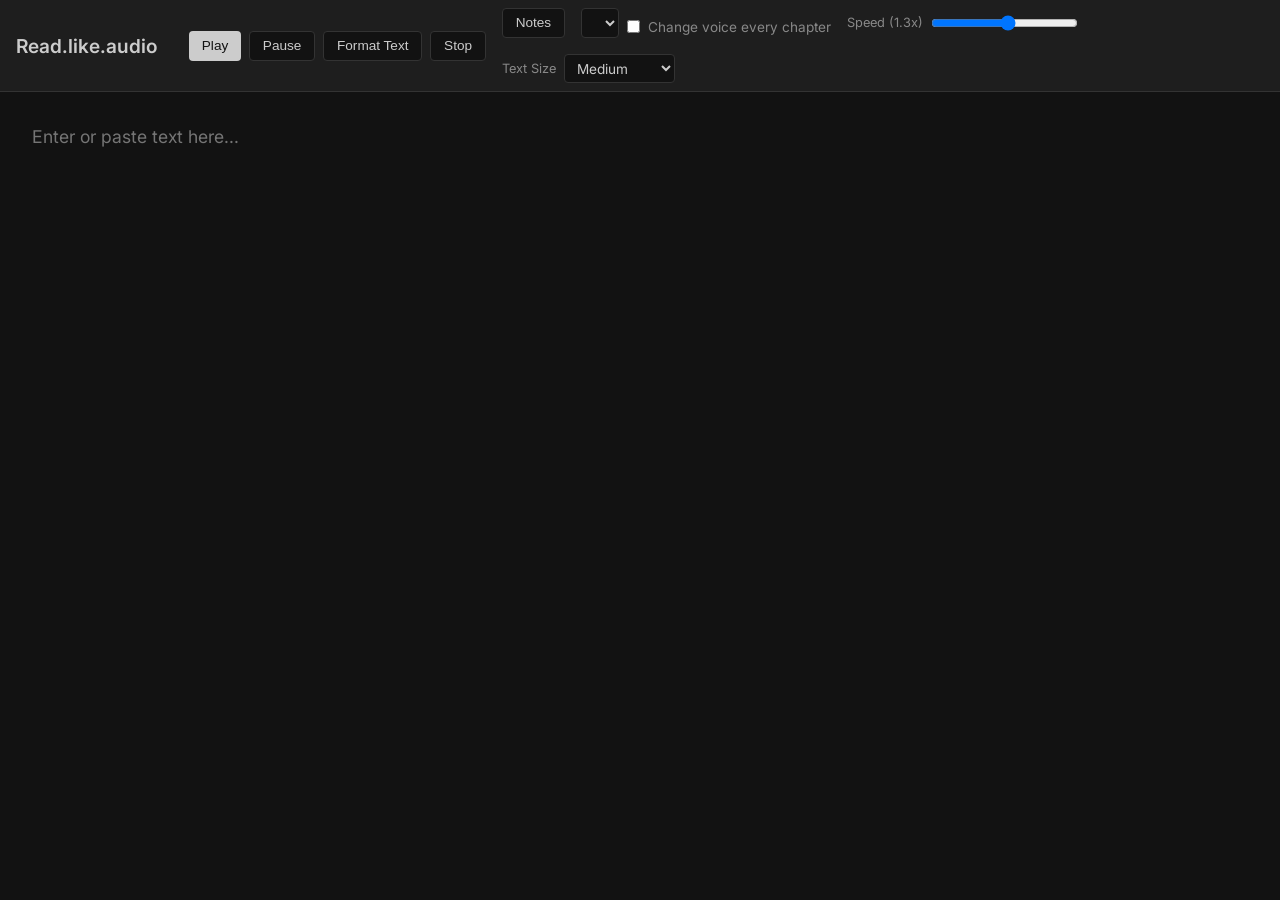
<file: Simple reader/index.html>
<!DOCTYPE html>
<html lang="en">
<head>
    <meta charset="UTF-8">
    <meta name="viewport" content="width=device-width, initial-scale=1.0">
    <title>Read.like.audio: Smart Screen Reader</title>
    <link href="https://fonts.googleapis.com/css2?family=Inter:wght@300;400;600&display=swap" rel="stylesheet">
    <link rel="stylesheet" href="styles.css">
    <meta name="description" content="A simple, minimalist screen reader with built-in text formatting and voice synthesis.">
</head>
<body>
    <div class="container">
        <header class="sticky-header">
            <div class="header-left">
                <div class="header-title">
                    <h1><a href="https://github.com/LikeDotAudio/Read.Like.audio" target="_blank" rel="noopener noreferrer">Read.like.audio</a></h1>
                </div>
                <div class="button-row">
                    <button id="btn-play" class="btn primary">Play</button>
                    <button id="btn-pause" class="btn secondary">Pause</button>
                    <button id="btn-format" class="btn secondary">Format Text</button>
                    <button id="btn-stop" class="btn danger">Stop</button>
                </div>
            </div>
            <div class="controls-section">
                <div class="row">
                    <button id="btn-notes" class="btn secondary">Notes</button>
                    <div class="control-group">
                        <select id="voice-select">
                            <option>Loading voices...</option>
                        </select>
                        <div style="display: flex; align-items: center; gap: 0.5rem; margin-top: 0.5rem;">
                            <input type="checkbox" id="alternate-voice-checkbox">
                            <label for="alternate-voice-checkbox" style="font-size: 0.85rem; cursor: pointer;">Change voice every chapter</label>
                        </div>
                    </div>
                    <div class="control-group">
                        <label for="rate-slider">Speed (<span id="rate-value">1.3</span>x)</label>
                        <input type="range" id="rate-slider" min="0.5" max="2" value="1.3" step="0.1">
                    </div>
                    <div class="control-group">
                        <label for="size-select">Text Size</label>
                        <select id="size-select">
                            <option value="1.5rem">Small</option>
                            <option value="2rem" selected>Medium</option>
                            <option value="2.5rem">Large</option>
                            <option value="3.5rem">Extra Large</option>
                        </select>
                    </div>
                </div>
            </div>
        </header>

        <main class="content-area">
            <div id="toc-sidebar" style="display: none;">
                <h3>Chapters</h3>
                <ul id="toc-list"></ul>
            </div>
            <div class="reader-area">
                <textarea id="text-input" placeholder="Enter or paste text here..."></textarea>
                <div id="prompter-view" style="display: none;"></div>
            </div>
        </main>

        <!-- Notes Modal -->
        <div id="notes-modal" class="modal" style="display: none;">
            <div class="modal-content">
                <div class="modal-header">
                    <h2 style="color: var(--text-primary);">Favorited Notes</h2>
                    <button id="btn-close-notes" class="btn secondary">Close</button>
                </div>
                <textarea id="notes-output" readonly></textarea>
                <div style="display: flex; justify-content: flex-end; gap: 1rem;">
                    <button id="btn-clear-notes" class="btn danger">Clear Notes</button>
                    <button id="btn-copy-notes" class="btn primary">Copy to Clipboard</button>
                </div>
            </div>
        </div>
    </div>
    <script src="script.js"></script>
</body>
</html>
</file>
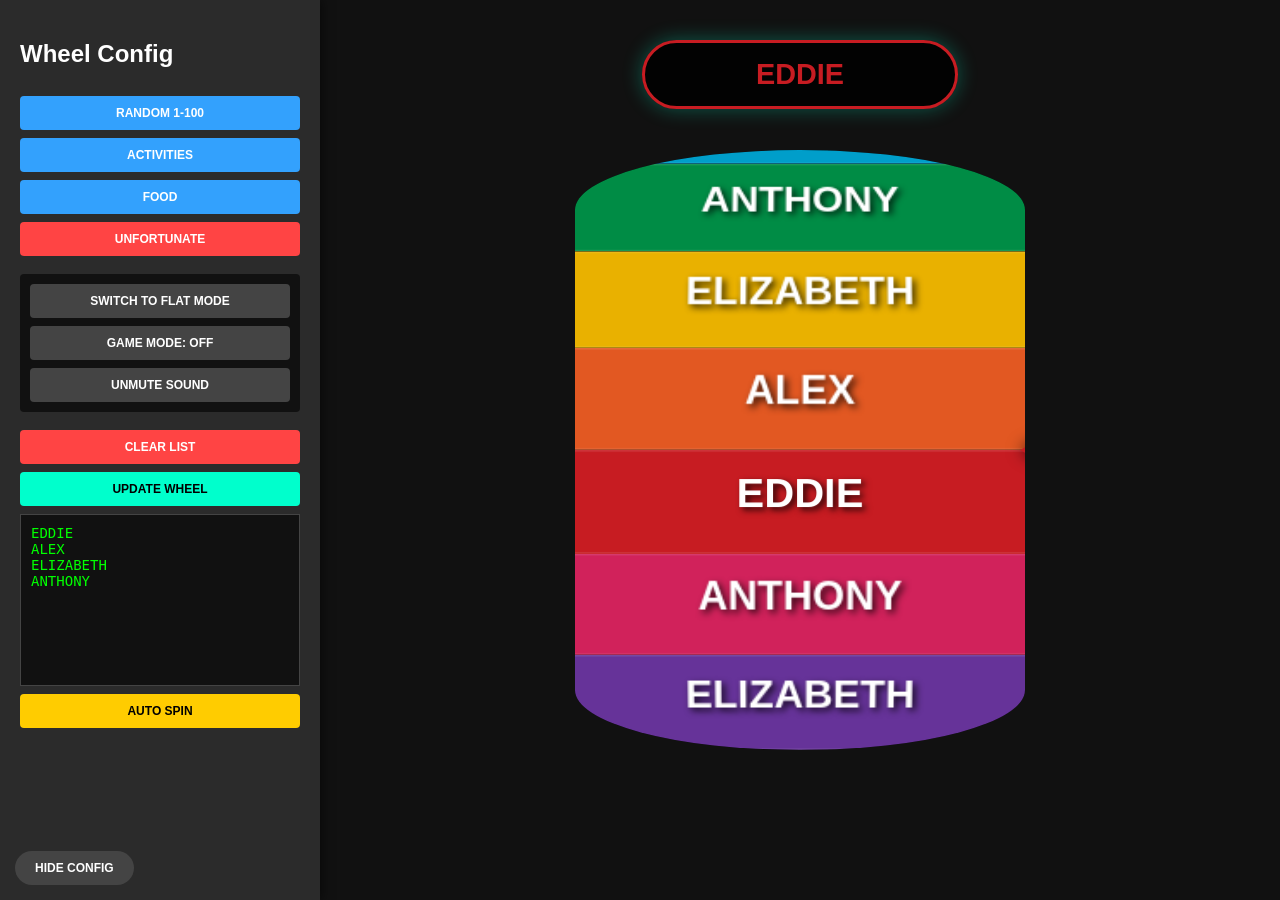
<file: spin/index.html>
<!DOCTYPE html>
<html lang="en">
<head>
    <meta charset="UTF-8">
    <meta name="viewport" content="width=device-width, initial-scale=1.0">
    <title>100-Slice Precision Game Wheel</title>
    <link rel="stylesheet" href="css/style.css">
</head>
<body>

    <button id="config-toggle" onclick="toggleConfig()">Hide Config</button>

    <div id="controls">
        <h2>Wheel Config</h2>
        <button class="info-btn" onclick="generateRandomNumbers()">Random 1-100</button>
        <button class="info-btn" onclick="loadActivities()">Activities</button>
        <button class="info-btn" onclick="loadFood()">Food</button>
        <button class="danger-btn" onclick="loadUnfortunate()">Unfortunate</button>
        
        <div style="background: #111; padding: 10px; border-radius: 4px; display: flex; flex-direction: column; gap: 8px; margin: 10px 0;">
            <button id="mode-btn" class="utility-btn" onclick="toggleWheelType()">SWITCH TO FLAT MODE</button>
            <button id="game-btn" class="utility-btn" onclick="toggleGameMode()">Game Mode: Off</button>
            <button id="mute-btn" class="utility-btn" onclick="toggleMute()" style="border: none;">Unmute Sound</button>
        </div>

        <button class="danger-btn" onclick="clearList()">Clear List</button>
        <button class="primary-btn" onclick="applyNames()">Update Wheel</button>
        <textarea id="nameInput">EDDIE&#10;ALEX&#10;ELIZABETH&#10;ANTHONY</textarea>
        <button style="background:#ffcc00; color: black;" onclick="autoSpin()">Auto Spin</button>
    </div>

    <div id="viewport">
        <div id="light-frame"></div>
        <div id="display-header">FLICK TO SPIN</div>
        
        <div id="drum-assembly" class="drum-mode">
            <div id="pointer"></div>
            <div id="wheel-window">
                <div id="wheel-hub"></div>
                <div id="wheel-scaler">
                    <div id="wheel-container"></div>
                </div>
            </div>
        </div>
    </div>

<script>
    let container, scaler, nameInput, pointer, displayHeader, controls, drumAssembly, lightFrame;
    
    // Initialize DOM elements before any modules are loaded
    container = document.getElementById('wheel-container');
    scaler = document.getElementById('wheel-scaler');
    nameInput = document.getElementById('nameInput');
    pointer = document.getElementById('pointer');
    displayHeader = document.getElementById('display-header');
    controls = document.getElementById('controls');
    drumAssembly = document.getElementById('drum-assembly');
    lightFrame = document.getElementById('light-frame');
</script>
<script src="js/state.js"></script>
<script src="js/colours.js"></script>
<script src="js/List-Activities.js"></script>
<script src="js/List-Food.js"></script>
<script src="js/List-Unfortunate.js"></script>
<script src="js/wheel-logic.js"></script>
<script src="js/drum-logic.js"></script>
<script src="js/controls.js"></script>
<script src="js/event-handlers.js"></script>
<script src="js/game-mode.js"></script>
<script>
    window.onload = () => {
        initEventListeners();
        applyNames(); 
        animate();
    };
</script>
</body>
</html>
</file>
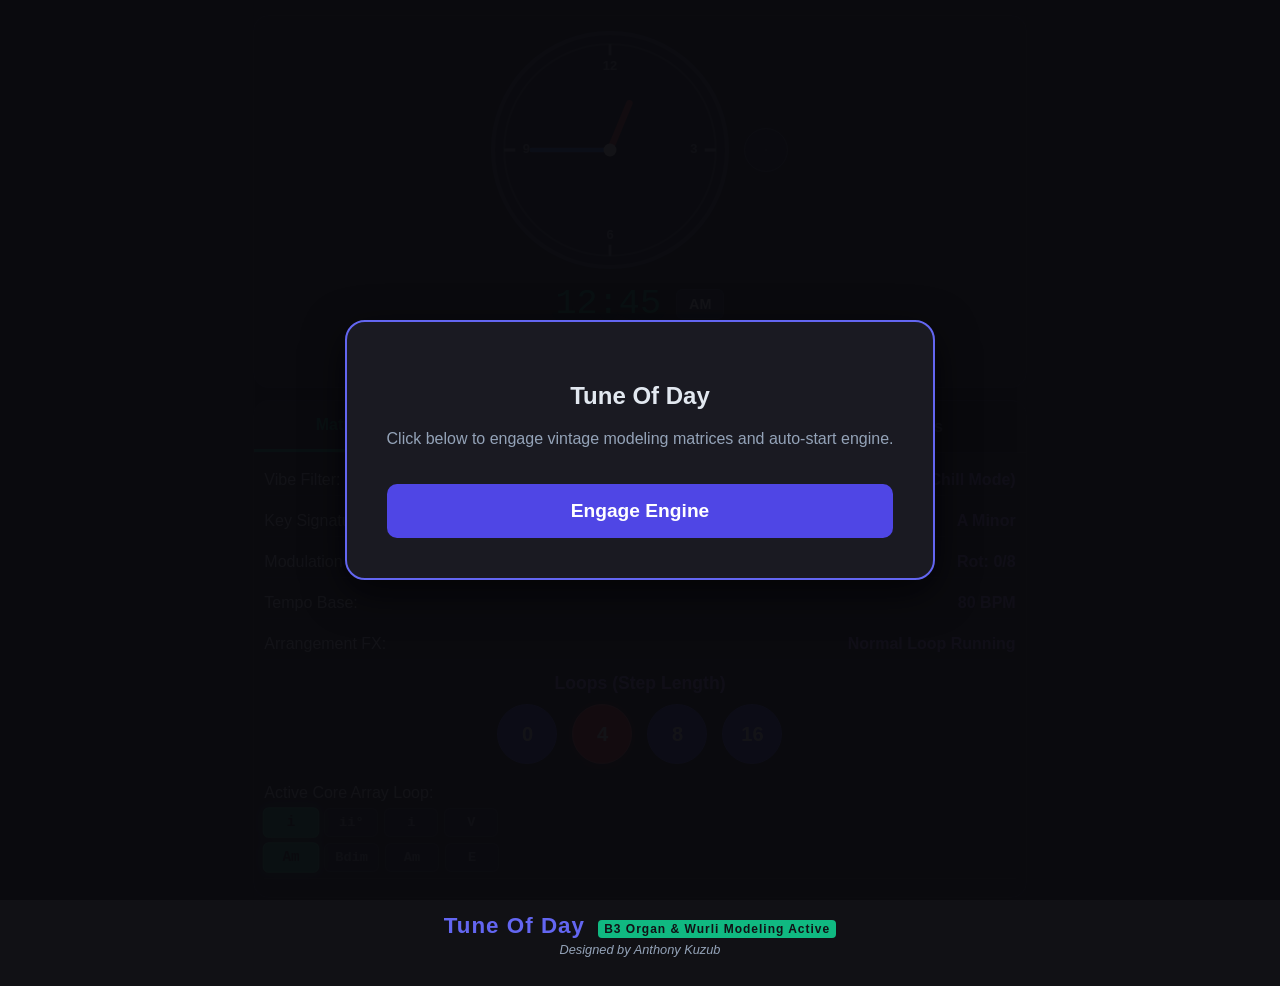
<file: TuneOfDay/Index.htm>
<!DOCTYPE html>
<html lang="en">
<head>
    <meta charset="UTF-8">
    <meta name="viewport" content="width=device-width, initial-scale=1.0">
    <title>Tune Of Day - Anthony Kuzub</title>
    <link rel="stylesheet" href="style.css">
</head>
<body>

    <!-- Target mounting point for the procedurally generated engine UI -->
    <div id="app"></div>

    <!-- ES Module Main Entrypoint -->
    <script type="module" src="main.js"></script>
</body>
</html>
</file>
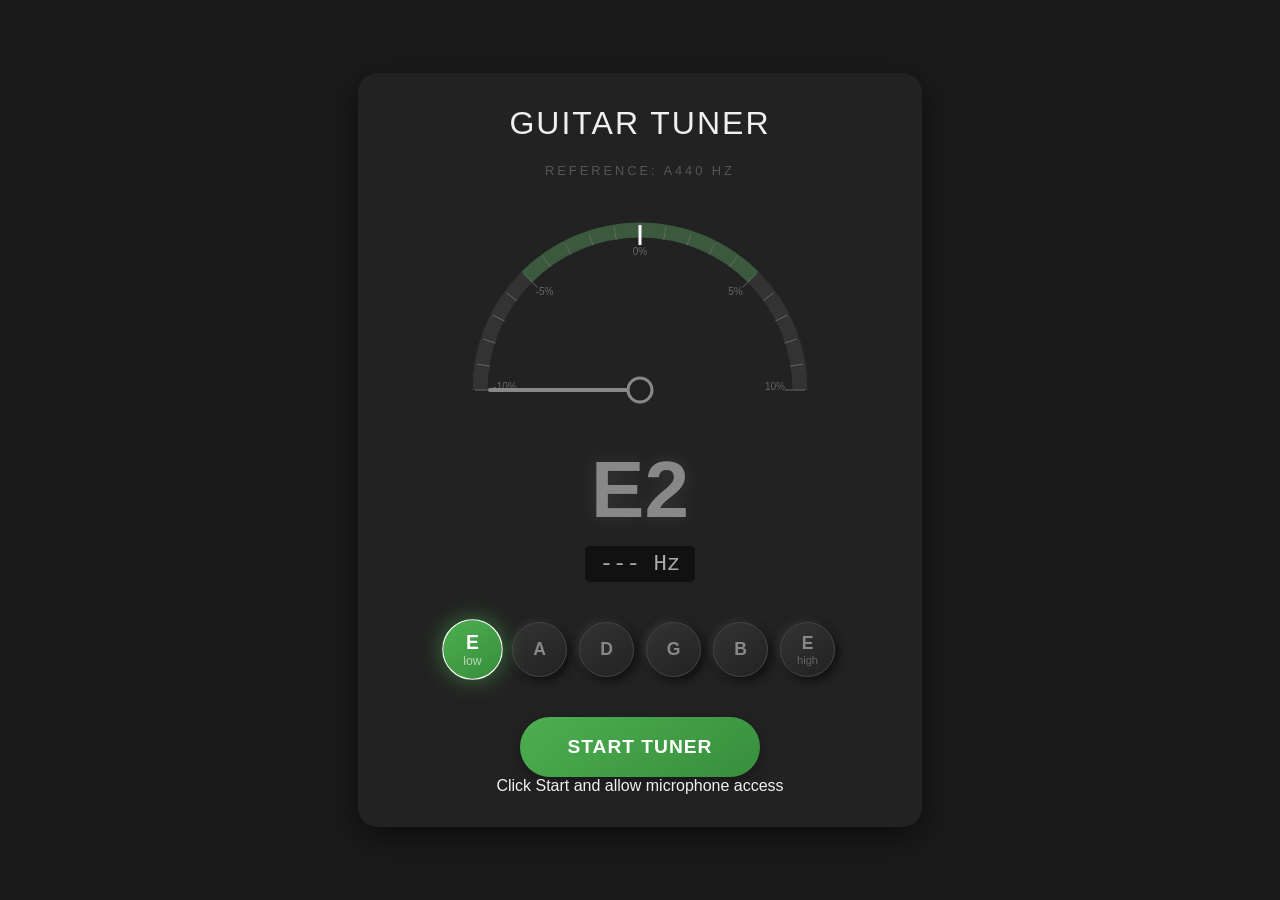
<file: Tuner/index.html>
<!DOCTYPE html>
<html lang="en">
<head>
    <meta charset="UTF-8">
    <meta name="viewport" content="width=device-width, initial-scale=1.0">
    <title>Guitar Tuner</title>
    <style>
        :root {
            --bg-color: #1a1a1a;
            --text-color: #f0f0f0;
            --accent-color: #4CAF50;
            --red: #f44336;
            --orange: #ff9800;
            --green: #4CAF50;
            --gray: #333;
        }

        body {
            margin: 0;
            padding: 0;
            font-family: 'Segoe UI', Tahoma, Geneva, Verdana, sans-serif;
            background-color: var(--bg-color);
            color: var(--text-color);
            display: flex;
            flex-direction: column;
            align-items: center;
            justify-content: center;
            min-height: 100vh;
            overflow: hidden;
        }

        #tuner-container {
            width: 90%;
            max-width: 500px;
            background: #222;
            padding: 2rem;
            border-radius: 20px;
            box-shadow: 0 10px 30px rgba(0,0,0,0.5);
            text-align: center;
        }

        h1 {
            margin-top: 0;
            font-weight: 300;
            letter-spacing: 2px;
        }

        #meter-container {
            position: relative;
            height: 200px;
            margin-bottom: 2rem;
        }

        canvas {
            width: 100%;
            height: 100%;
        }

        #note-display {
            font-size: 5rem;
            font-weight: 800;
            margin: 0.5rem 0;
            height: 6rem;
            display: flex;
            align-items: center;
            justify-content: center;
            text-shadow: 0 0 20px rgba(255,255,255,0.1);
        }

        #frequency-display {
            font-family: 'Courier New', Courier, monospace;
            font-size: 1.4rem;
            color: #aaa;
            margin-bottom: 1.5rem;
            background: #111;
            padding: 5px 15px;
            border-radius: 5px;
            display: inline-block;
        }

        #string-selector {
            display: flex;
            justify-content: center;
            gap: 12px;
            margin-top: 1rem;
            flex-wrap: wrap;
        }

        .string-btn {
            background: linear-gradient(145deg, #333, #222);
            border: 1px solid #444;
            color: #888;
            padding: 0;
            border-radius: 50%;
            width: 55px;
            height: 55px;
            cursor: pointer;
            font-weight: bold;
            font-size: 1.1rem;
            transition: all 0.3s cubic-bezier(0.175, 0.885, 0.32, 1.275);
            display: flex;
            flex-direction: column;
            align-items: center;
            justify-content: center;
            box-shadow: 4px 4px 8px #111, -2px -2px 6px #333;
        }

        .string-btn span {
            font-size: 0.7rem;
            font-weight: normal;
            opacity: 0.6;
        }

        .string-btn.active {
            color: white;
            background: linear-gradient(145deg, var(--accent-color), #388E3C);
            border-color: #fff;
            box-shadow: 0 0 20px rgba(76, 175, 80, 0.6);
            transform: scale(1.1);
        }

        #start-btn {
            background: linear-gradient(145deg, var(--accent-color), #388E3C);
            color: white;
            border: none;
            padding: 1.2rem 3rem;
            font-size: 1.2rem;
            font-weight: bold;
            border-radius: 50px;
            cursor: pointer;
            margin-top: 2.5rem;
            box-shadow: 0 5px 15px rgba(0,0,0,0.3);
            transition: all 0.3s;
            letter-spacing: 1px;
        }

        #start-btn:hover {
            transform: translateY(-2px);
            box-shadow: 0 8px 20px rgba(0,0,0,0.4);
        }

        .ref-label {
            font-size: 0.8rem;
            color: #555;
            margin-bottom: 2rem;
            text-transform: uppercase;
            letter-spacing: 3px;
        }
    </style>
</head>
<body>

    <div id="tuner-container">
        <h1>GUITAR TUNER</h1>
        <div class="ref-label">Reference: A440 Hz</div>
        
        <div id="meter-container">
            <canvas id="meterCanvas"></canvas>
        </div>

        <div id="note-display">-</div>
        <div id="frequency-display">--- Hz</div>

        <div id="string-selector">
            <button class="string-btn" data-note="E2" data-freq="82.41">E<span>low</span></button>
            <button class="string-btn" data-note="A2" data-freq="110.00">A</button>
            <button class="string-btn" data-note="D3" data-freq="146.83">D</button>
            <button class="string-btn" data-note="G3" data-freq="196.00">G</button>
            <button class="string-btn" data-note="B3" data-freq="246.94">B</button>
            <button class="string-btn" data-note="E4" data-freq="329.63">E<span>high</span></button>
        </div>

        <button id="start-btn">START TUNER</button>
        <div class="status-text">Click Start and allow microphone access</div>
    </div>

    <script>
        const canvas = document.getElementById('meterCanvas');
        const ctx = canvas.getContext('2d');
        const noteDisplay = document.getElementById('note-display');
        const freqDisplay = document.getElementById('frequency-display');
        const startBtn = document.getElementById('start-btn');
        const stringBtns = document.querySelectorAll('.string-btn');

        let audioContext;
        let analyser;
        let microphone;
        let isRunning = false;
        let targetFreq = 440; // Default or selected
        let currentFreq = 0;
        let animationId;
        let oscillator;
        let gainNode;

        // Standard guitar frequencies
        const guitarNotes = {
            'E2': 82.41,
            'A2': 110.00,
            'D3': 146.83,
            'G3': 196.00,
            'B3': 246.94,
            'E4': 329.63
        };

        // Initialize Canvas
        function resizeCanvas() {
            canvas.width = canvas.parentElement.clientWidth;
            canvas.height = canvas.parentElement.clientHeight;
        }
        window.addEventListener('resize', resizeCanvas);
        resizeCanvas();

        async function initAudio() {
            if (!audioContext) {
                audioContext = new (window.AudioContext || window.webkitAudioContext)();
            }
            if (audioContext.state === 'suspended') {
                await audioContext.resume();
            }
        }

        async function startListening() {
            if (isRunning) return;
            try {
                await initAudio();
                const stream = await navigator.mediaDevices.getUserMedia({ audio: true });
                microphone = audioContext.createMediaStreamSource(stream);
                analyser = audioContext.createAnalyser();
                analyser.fftSize = 2048;
                microphone.connect(analyser);
                
                isRunning = true;
                startBtn.textContent = 'STOP TUNER';
                startBtn.style.background = '#f44336';
                update();
            } catch (err) {
                console.error('Error accessing microphone:', err);
                alert('Microphone access denied or not available.');
            }
        }

        function playReferenceTone(freq) {
            if (!audioContext) return;
            
            // Stop existing tone
            if (oscillator) {
                try { oscillator.stop(); } catch(e) {}
            }

            oscillator = audioContext.createOscillator();
            gainNode = audioContext.createGain();

            oscillator.type = 'sine';
            oscillator.frequency.setValueAtTime(freq, audioContext.currentTime);

            gainNode.gain.setValueAtTime(0.3, audioContext.currentTime);
            // Fade out at 4.5 seconds
            gainNode.gain.exponentialRampToValueAtTime(0.0001, audioContext.currentTime + 5);

            oscillator.connect(gainNode);
            gainNode.connect(audioContext.destination);

            oscillator.start();
            oscillator.stop(audioContext.currentTime + 5);
        }

        stringBtns.forEach(btn => {
            btn.addEventListener('click', async () => {
                await initAudio();
                stringBtns.forEach(b => b.classList.remove('active'));
                btn.classList.add('active');
                targetFreq = parseFloat(btn.dataset.freq);
                noteDisplay.textContent = btn.dataset.note;
                
                playReferenceTone(targetFreq);
                startListening();
            });
        });

        // Auto-select first string (but don't play tone automatically on load)
        stringBtns[0].classList.add('active');
        targetFreq = parseFloat(stringBtns[0].dataset.freq);
        noteDisplay.textContent = stringBtns[0].dataset.note;

        startBtn.addEventListener('click', async () => {
            if (isRunning) {
                stopTuner();
                return;
            }
            startListening();
        });

        function stopTuner() {
            isRunning = false;
            startBtn.textContent = 'START TUNER';
            startBtn.style.background = '#4CAF50';
            if (audioContext) audioContext.close();
            cancelAnimationFrame(animationId);
            ctx.clearRect(0, 0, canvas.width, canvas.height);
            drawMeter(0); // Reset meter
        }

        function update() {
            if (!isRunning) return;

            const bufferLength = analyser.fftSize;
            const dataArray = new Float32Array(bufferLength);
            analyser.getFloatTimeDomainData(dataArray);

            const pitch = autoCorrelate(dataArray, audioContext.sampleRate);
            
            if (pitch !== -1) {
                currentFreq = pitch;
                freqDisplay.textContent = pitch.toFixed(2) + ' Hz';
            }

            drawMeter(currentFreq);
            animationId = requestAnimationFrame(update);
        }

        // Optimized Autocorrelation algorithm (YIN-inspired simplified version)
        function autoCorrelate(buffer, sampleRate) {
            const SIZE = buffer.length;
            let rms = 0;

            for (let i = 0; i < SIZE; i++) {
                rms += buffer[i] * buffer[i];
            }
            rms = Math.sqrt(rms / SIZE);
            if (rms < 0.01) return -1; // Too quiet

            let r1 = 0, r2 = SIZE - 1, thres = 0.2;
            for (let i = 0; i < SIZE / 2; i++) {
                if (Math.abs(buffer[i]) < thres) { r1 = i; break; }
            }
            for (let i = 1; i < SIZE / 2; i++) {
                if (Math.abs(buffer[SIZE - i]) < thres) { r2 = SIZE - i; break; }
            }

            const slice = buffer.slice(r1, r2);
            const L = slice.length;
            const correlations = new Float32Array(L);
            
            for (let tau = 0; tau < L; tau++) {
                for (let i = 0; i < L - tau; i++) {
                    correlations[tau] += slice[i] * slice[i + tau];
                }
            }

            // Find the first peak after the initial drop
            let d = 0;
            while (correlations[d] > correlations[d + 1]) d++;
            
            let maxval = -1;
            let maxpos = -1;
            for (let i = d; i < L; i++) {
                if (correlations[i] > maxval) {
                    maxval = correlations[i];
                    maxpos = i;
                }
            }

            let T0 = maxpos;

            // Simple interpolation for better accuracy
            if (maxpos > 0 && maxpos < L - 1) {
                const y1 = correlations[maxpos - 1];
                const y2 = correlations[maxpos];
                const y3 = correlations[maxpos + 1];
                const a = (y1 + y3 - 2 * y2) / 2;
                const b = (y3 - y1) / 2;
                if (a !== 0) T0 = maxpos - b / (2 * a);
            }

            return sampleRate / T0;
        }

        let smoothedDiff = -10; // For needle smoothing

        function drawMeter(freq) {
            ctx.clearRect(0, 0, canvas.width, canvas.height);

            const centerX = canvas.width / 2;
            const centerY = canvas.height - 20;
            const radius = canvas.height * 0.8;

            let color = '#888';
            let diffPercent = 0;

            if (freq > 0) {
                const diff = freq - targetFreq;
                diffPercent = (diff / targetFreq) * 100;
                
                if (Math.abs(diffPercent) <= 5) {
                    color = '#4CAF50'; // Green
                } else if (diffPercent > 5) {
                    color = '#ff9800'; // Orange (Above)
                } else {
                    color = '#f44336'; // Red (Below)
                }
            }

            // Smoothing the needle
            let targetDiff = (freq === 0) ? -10 : Math.max(-10, Math.min(10, diffPercent));
            smoothedDiff += (targetDiff - smoothedDiff) * 0.2;

            // Draw Background Scale Arc
            ctx.beginPath();
            ctx.arc(centerX, centerY, radius, Math.PI, 2 * Math.PI);
            ctx.strokeStyle = '#333';
            ctx.lineWidth = 15;
            ctx.stroke();

            // Draw Green Zone (Within 5%)
            const greenStart = Math.PI + (10 - 5) * (Math.PI / 20);
            const greenEnd = Math.PI + (10 + 5) * (Math.PI / 20);
            ctx.beginPath();
            ctx.arc(centerX, centerY, radius, greenStart, greenEnd);
            ctx.strokeStyle = 'rgba(76, 175, 80, 0.3)';
            ctx.lineWidth = 15;
            ctx.stroke();

            // Draw Scale Marks
            for (let i = -10; i <= 10; i++) {
                const angle = Math.PI + (i + 10) * (Math.PI / 20);
                const isMajor = i % 5 === 0;
                const len = isMajor ? 15 : 8;
                
                const startX = centerX + Math.cos(angle) * (radius - len);
                const startY = centerY + Math.sin(angle) * (radius - len);
                const endX = centerX + Math.cos(angle) * (radius + 5);
                const endY = centerY + Math.sin(angle) * (radius + 5);
                
                ctx.beginPath();
                ctx.moveTo(startX, startY);
                ctx.lineTo(endX, endY);
                ctx.strokeStyle = (i === 0) ? '#fff' : '#666';
                ctx.lineWidth = (i === 0) ? 3 : 1;
                ctx.stroke();

                if (isMajor) {
                    ctx.fillStyle = '#666';
                    ctx.font = '10px Arial';
                    ctx.textAlign = 'center';
                    const textX = centerX + Math.cos(angle) * (radius - 25);
                    const textY = centerY + Math.sin(angle) * (radius - 25);
                    ctx.fillText(i + '%', textX, textY);
                }
            }

            // Draw Needle
            const needleAngle = Math.PI + (smoothedDiff + 10) * (Math.PI / 20);
            const needleX = centerX + Math.cos(needleAngle) * (radius - 10);
            const needleY = centerY + Math.sin(needleAngle) * (radius - 10);

            // Needle Glow
            if (freq > 0) {
                ctx.shadowBlur = 15;
                ctx.shadowColor = color;
            }

            ctx.beginPath();
            ctx.moveTo(centerX, centerY);
            ctx.lineTo(needleX, needleY);
            ctx.strokeStyle = color;
            ctx.lineWidth = 4;
            ctx.lineCap = 'round';
            ctx.stroke();

            ctx.shadowBlur = 0;

            // Center point
            ctx.beginPath();
            ctx.arc(centerX, centerY, 12, 0, 2 * Math.PI);
            ctx.fillStyle = '#222';
            ctx.fill();
            ctx.strokeStyle = color;
            ctx.lineWidth = 3;
            ctx.stroke();

            // Update UI color
            noteDisplay.style.color = color;
        }

        // Initial draw
        drawMeter(0);
    </script>
</body>
</html>
</file>
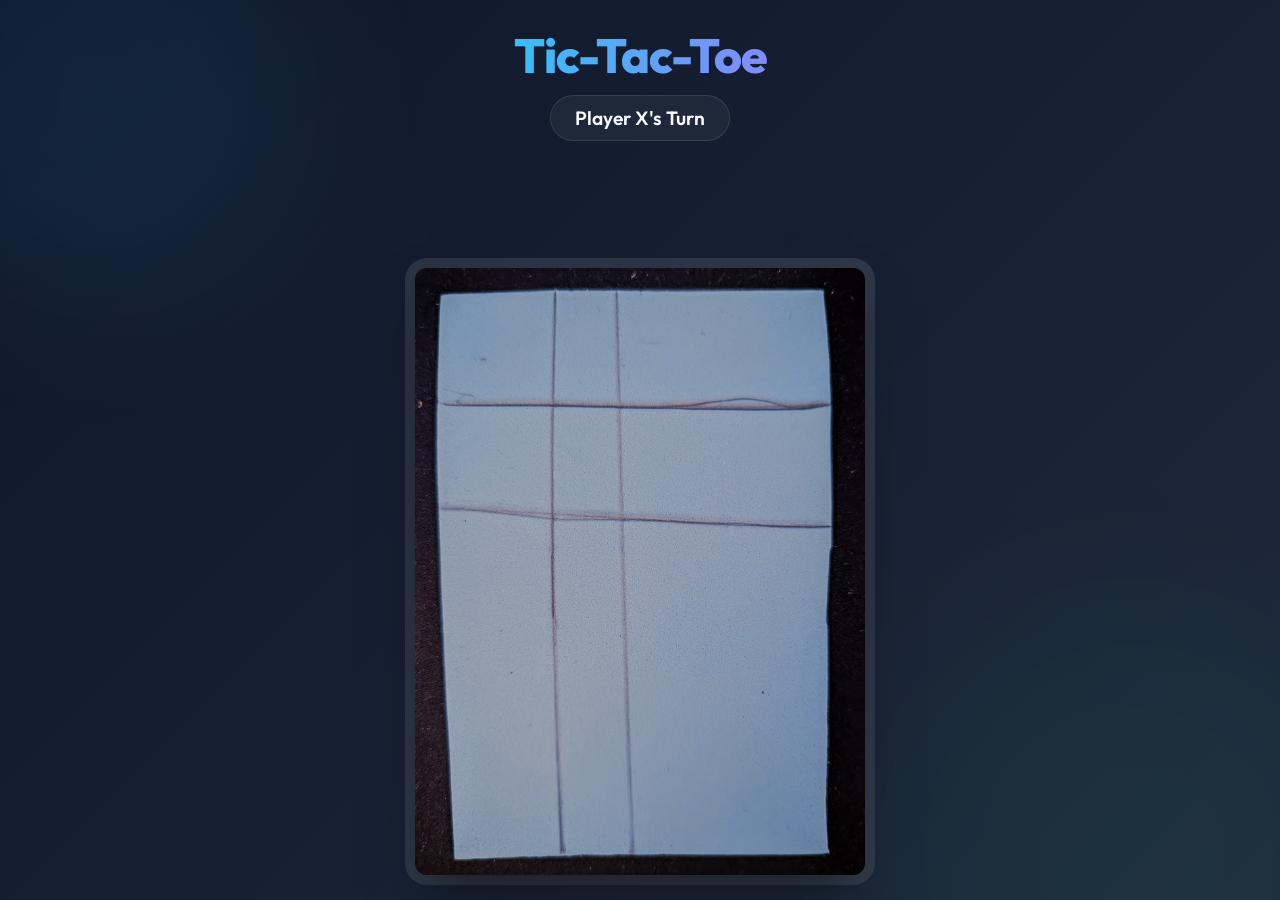
<file: XandO/release/index.htm>
<!DOCTYPE html>
<html lang="en">
<head>
    <meta charset="UTF-8">
    <meta name="viewport" content="width=device-width, initial-scale=1.0">
    <title>Premium Tic-Tac-Toe</title>
    <style>
        @import url('https://fonts.googleapis.com/css2?family=Outfit:wght@400;600;800&display=swap');

        :root {
            --bg-color: #0f172a;
            --board-bg: rgba(255, 255, 255, 0.05);
            --board-border: rgba(255, 255, 255, 0.1);
            --line-color: rgba(255, 255, 255, 0.2);
            --text-main: #f8fafc;
            --text-accent: #38bdf8;
            --win-color: #34d399;
        }

        body {
            margin: 0;
            padding: 0;
            min-height: 100vh;
            display: flex;
            flex-direction: column;
            align-items: center;
            justify-content: center;
            background: linear-gradient(135deg, #0f172a 0%, #1e293b 100%);
            font-family: 'Outfit', sans-serif;
            color: var(--text-main);
            overflow: hidden;
        }

        .background-blobs {
            position: absolute;
            width: 100%;
            height: 100%;
            z-index: 0;
            overflow: hidden;
            pointer-events: none;
        }

        .blob {
            position: absolute;
            border-radius: 50%;
            filter: blur(80px);
            opacity: 0.5;
            animation: float 10s infinite alternate ease-in-out;
        }

        .blob-1 {
            width: 400px;
            height: 400px;
            background: rgba(56, 189, 248, 0.15);
            top: -100px;
            left: -100px;
        }

        .blob-2 {
            width: 500px;
            height: 500px;
            background: rgba(52, 211, 153, 0.1);
            bottom: -200px;
            right: -100px;
            animation-delay: -5s;
        }

        @keyframes float {
            0% { transform: translate(0, 0); }
            100% { transform: translate(50px, 50px); }
        }

        .header {
            position: relative;
            z-index: 10;
            text-align: center;
            margin-bottom: 40px;
        }

        h1 {
            font-size: 3rem;
            margin: 0 0 10px 0;
            font-weight: 800;
            background: linear-gradient(to right, #38bdf8, #818cf8);
            -webkit-background-clip: text;
            -webkit-text-fill-color: transparent;
            letter-spacing: -1px;
        }

        .status {
            font-size: 1.2rem;
            font-weight: 600;
            padding: 10px 24px;
            background: var(--board-bg);
            border: 1px solid var(--board-border);
            border-radius: 999px;
            backdrop-filter: blur(10px);
            display: inline-block;
            transition: all 0.3s ease;
        }

        .status.winner {
            background: rgba(52, 211, 153, 0.2);
            border-color: rgba(52, 211, 153, 0.5);
            color: var(--win-color);
            box-shadow: 0 0 20px rgba(52, 211, 153, 0.2);
        }

        .board-container {
            position: relative;
            z-index: 10;
            padding: 0;
            background: url('new_playing_card.png') no-repeat center center;
            background-size: 100% 100%;
            border-radius: 12px;
            box-shadow: 0 25px 50px -12px rgba(0, 0, 0, 0.5), 0 0 0 10px rgba(255,255,255,0.1);
            width: 450px;
            height: 607px; /* Correct aspect ratio of the new board (684x922) */
            display: flex;
            align-items: center;
            justify-content: center;
        }

        .board {
            display: grid;
            grid-template-columns: 30.5% 15.4% 54.1%;
            grid-template-rows: 22.6% 18.0% 59.4%;
            width: 100%;
            height: 100%;
        }

        .cell {
            background: transparent;
            cursor: pointer;
            display: flex;
            align-items: center;
            justify-content: center;
            transition: all 0.2s ease;
            position: relative;
            overflow: hidden;
        }

        .cell:hover:not(.taken) {
            background: rgba(0, 0, 0, 0.05);
            transform: scale(0.98);
        }

        .cell.taken {
            cursor: default;
        }

        .cell img {
            width: 60%;
            height: 60%;
            object-fit: contain;
            opacity: 0;
            transform: scale(0.5) rotate(-10deg);
            animation: popIn 0.5s cubic-bezier(0.175, 0.885, 0.32, 1.275) forwards;
            filter: drop-shadow(0 10px 15px rgba(0,0,0,0.3));
        }

        @keyframes popIn {
            to {
                opacity: 1;
                transform: scale(1) rotate(0);
            }
        }

        .cell.winning-cell {
            background: rgba(52, 211, 153, 0.2);
            box-shadow: inset 0 0 20px rgba(52, 211, 153, 0.4);
            border-radius: 8px;
        }

        .cell.winning-cell img {
            opacity: 1;
            animation: pulse 2s infinite alternate;
        }

        @keyframes pulse {
            from { transform: scale(1); filter: drop-shadow(0 10px 15px rgba(52,211,153,0.5)); }
            to { transform: scale(1.1); filter: drop-shadow(0 10px 25px rgba(52,211,153,0.8)); }
        }

        .board.game-over .cell:not(.winning-cell) img {
            animation: fadeOut 0.5s forwards;
        }

        @keyframes fadeOut {
            to {
                opacity: 0;
                transform: scale(0.5);
            }
        }

        .reset-btn {
            position: relative;
            z-index: 10;
            margin-top: 20px;
            margin-bottom: 20px;
            padding: 12px 32px;
            font-family: 'Outfit', sans-serif;
            font-weight: 600;
            font-size: 1.1rem;
            color: #fff;
            background: linear-gradient(135deg, #38bdf8, #818cf8);
            border: none;
            border-radius: 999px;
            cursor: pointer;
            transition: all 0.3s ease;
            box-shadow: 0 10px 20px -10px rgba(56, 189, 248, 0.5);
            opacity: 0;
            transform: translateY(20px);
            pointer-events: none;
        }

        .reset-btn.visible {
            opacity: 1;
            transform: translateY(0);
            pointer-events: auto;
        }

        .reset-btn:hover {
            transform: translateY(-2px);
            box-shadow: 0 15px 25px -10px rgba(56, 189, 248, 0.7);
        }

        .reset-btn:active {
            transform: translateY(1px);
        }
    </style>
</head>
<body>
    <div class="background-blobs">
        <div class="blob blob-1"></div>
        <div class="blob blob-2"></div>
    </div>

    <div class="header">
        <h1>Tic-Tac-Toe</h1>
        <div class="status" id="statusText">Player X's Turn</div>
        <div>
            <button class="reset-btn" id="resetBtn">Play Again</button>
        </div>
    </div>

    <div class="board-container">
        <div class="board" id="board">
            <!-- Cells will be generated by JS -->
        </div>
    </div>

    <script>
        // Parsed tokens available to use
        const xImages = [
            "./new_token_0000.png",
            "./new_token_0002.png",
            "./new_token_0004.png",
            "./new_token_0006.png",
            "./new_token_0008.png"
        ];
        
        const oImages = [
            "./new_token_0001.png",
            "./new_token_0003.png",
            "./new_token_0005.png",
            "./new_token_0007.png"
        ];

        let currentPlayer = 'X';
        let gameActive = true;
        let gameState = ["", "", "", "", "", "", "", "", ""];

        const winningConditions = [
            [0, 1, 2], [3, 4, 5], [6, 7, 8], // Rows
            [0, 3, 6], [1, 4, 7], [2, 5, 8], // Columns
            [0, 4, 8], [2, 4, 6]             // Diagonals
        ];

        const boardElement = document.getElementById('board');
        const statusElement = document.getElementById('statusText');
        const resetBtn = document.getElementById('resetBtn');

        // Helper to get random item
        function getRandomImage(player) {
            const arr = player === 'X' ? xImages : oImages;
            return arr[Math.floor(Math.random() * arr.length)];
        }

        // Initialize Board
        function initBoard() {
            boardElement.innerHTML = '';
            for (let i = 0; i < 9; i++) {
                const cell = document.createElement('div');
                cell.classList.add('cell');
                cell.setAttribute('data-index', i);
                cell.addEventListener('click', handleCellClick);
                boardElement.appendChild(cell);
            }
        }

        function handleCellClick(e) {
            const cell = e.target.closest('.cell');
            const index = parseInt(cell.getAttribute('data-index'));

            if (gameState[index] !== "" || !gameActive) {
                return; // Cell already taken or game over
            }

            // Update State
            gameState[index] = currentPlayer;
            cell.classList.add('taken');
            
            // Render Image
            const imgPath = getRandomImage(currentPlayer);
            const img = document.createElement('img');
            img.src = imgPath;
            img.alt = currentPlayer;
            cell.appendChild(img);

            checkWin();
        }

        function checkWin() {
            let roundWon = false;
            let winningCells = [];

            for (let i = 0; i < winningConditions.length; i++) {
                const [a, b, c] = winningConditions[i];
                if (gameState[a] && gameState[a] === gameState[b] && gameState[a] === gameState[c]) {
                    roundWon = true;
                    winningCells = [a, b, c];
                    break;
                }
            }

            if (roundWon) {
                statusElement.innerHTML = `Player ${currentPlayer} Wins! 🎉`;
                statusElement.classList.add('winner');
                gameActive = false;
                
                // Highlight winning cells
                const cells = document.querySelectorAll('.cell');
                winningCells.forEach(index => {
                    cells[index].classList.add('winning-cell');
                });
                
                boardElement.classList.add('game-over');

                resetBtn.classList.add('visible');
                return;
            }

            let roundDraw = !gameState.includes("");
            if (roundDraw) {
                statusElement.innerHTML = "It's a Draw!";
                gameActive = false;
                resetBtn.classList.add('visible');
                return;
            }

            // Switch turn
            currentPlayer = currentPlayer === "X" ? "O" : "X";
            statusElement.innerHTML = `Player ${currentPlayer}'s Turn`;
        }

        function resetGame() {
            currentPlayer = 'X';
            gameActive = true;
            gameState = ["", "", "", "", "", "", "", "", ""];
            statusElement.innerHTML = `Player X's Turn`;
            statusElement.classList.remove('winner');
            resetBtn.classList.remove('visible');
            boardElement.classList.remove('game-over');
            initBoard();
        }

        resetBtn.addEventListener('click', resetGame);
        
        // Start Game
        initBoard();
    </script>
</body>
</html>
</file>
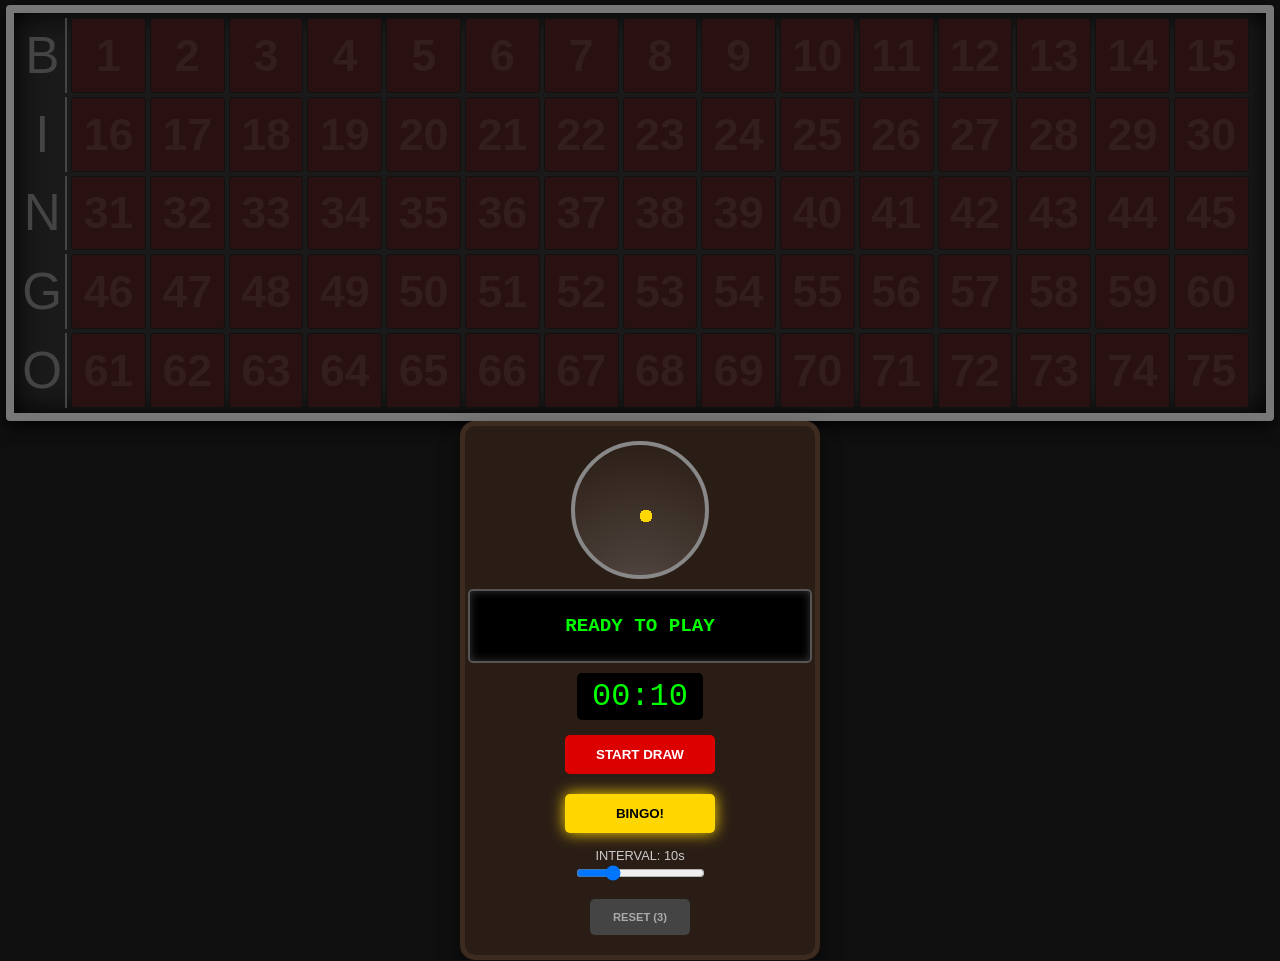
<file: bingo.index.htm>
<!DOCTYPE html>
<html lang="en">
<head>
    <meta charset="UTF-8">
    <meta name="viewport" content="width=device-width, initial-scale=1.0">
    <title>Retro Bingo Caller Pro XL</title>
    <style>
        :root {
            --metal-bg: #1a1a1a;
            --metal-border: #777;
            --lamp-off: #2a1111;
            --lamp-on: #ff3300;
            --lamp-glow: 0 0 20px #ff4400, 0 0 40px #ff0000;

            /* Visual Ball Colors */
            --ball-b: #1E90FF;
            --ball-i: #FF4500;
            --ball-n: #FFFFFF;
            --ball-g: #32CD32;
            --ball-o: #FFD700;
        }

        body {
            background-color: #0f0f0f;
            color: white;
            font-family: 'Arial Black', Gadget, sans-serif;
            display: flex;
            flex-direction: column;
            align-items: center;
            padding: 5px;
            margin: 0;
            overflow-x: hidden;
            height: 100vh;
        }

        /* --- FLASHBOARD --- */
        .flashboard {
            background: var(--metal-bg);
            border: 8px solid var(--metal-border);
            border-radius: 4px;
            padding: 5px;
            box-shadow: inset 0 0 30px #000, 0 5px 15px rgba(0,0,0,0.8);
            display: grid;
            grid-template-columns: 0.8fr repeat(15, 1fr);
            gap: 4px;
            width: 99vw; 
            box-sizing: border-box;
        }

        .letter-header {
            font-size: 4vw;
            color: #444;
            display: flex;
            align-items: center;
            justify-content: center;
            border-right: 2px solid #444;
        }

        .letter-header.bingo-flash {
            color: #fff;
            text-shadow: 0 0 15px #fff, 0 0 30px #ff0000;
        }

        .lamp {
            aspect-ratio: 1 / 1;
            background: var(--lamp-off);
            border: 1px solid #111;
            border-radius: 3px;
            display: flex;
            align-items: center;
            justify-content: center;
        }

        .lamp-text {
            font-size: 3.5vw; 
            font-weight: 900;
            color: rgba(255,255,255,0.05);
        }

        .lamp.lit {
            background: var(--lamp-on);
            box-shadow: var(--lamp-glow);
        }

        .lamp.lit .lamp-text { color: #fff; }

        @keyframes flashing {
            0%, 100% { opacity: 1; filter: brightness(1.5); }
            50% { opacity: 0.4; filter: brightness(0.8); }
        }

        .lamp.last-drawn { animation: flashing 0.6s infinite; }

        /* --- MAIN CONTROL CONSOLE LAYOUT --- */
        .console-container {
            display: flex;
            align-items: center;
            justify-content: space-between; 
            width: 100vw;
            flex-grow: 1;
            padding: 0 20px;
            box-sizing: border-box;
        }

        .flank-display {
            flex: 1;
            display: flex;
            align-items: center;
            max-width: 400px;
        }

        .flank-display.left-edge { justify-content: flex-start; }
        .flank-display.right-edge { justify-content: flex-end; }

        .center-machine {
            background: #2a1d15;
            padding: 15px;
            border-radius: 15px;
            border: 5px solid #3d2b1f;
            display: flex;
            flex-direction: column;
            align-items: center;
            gap: 10px;
            box-shadow: 0 10px 20px rgba(0,0,0,0.5);
            margin: 0 20px;
            min-width: 320px;
        }

        /* --- CALLER SCRIPT WINDOW --- */
        .caller-script-box {
            width: 100%;
            background: #000;
            border: 2px solid #555;
            border-radius: 5px;
            padding: 10px;
            text-align: center;
            min-height: 50px;
            display: flex;
            align-items: center;
            justify-content: center;
            box-shadow: inset 0 0 10px #333;
        }

        #scriptText {
            color: #00ff00;
            font-family: 'Courier New', Courier, monospace;
            font-size: 1.2rem;
            font-weight: bold;
            text-transform: uppercase;
        }

        .blower {
            width: 130px;
            height: 130px;
            border-radius: 50%;
            background: radial-gradient(circle at 50% 120%, rgba(255,255,255,0.2), transparent);
            border: 4px solid #888;
            position: relative;
            overflow: hidden;
        }

        .ball-particle {
            width: 12px;
            height: 12px;
            border-radius: 50%;
            position: absolute;
            left: 50%;
            top: 50%;
        }

        @keyframes circularTumble {
            0% { transform: rotate(0deg) translate(var(--radius)) rotate(0deg); }
            100% { transform: rotate(360deg) translate(var(--radius)) rotate(-360deg); }
        }

        .animating .ball-particle {
            animation: circularTumble var(--speed) infinite linear;
        }

        /* --- LARGE SELECTED BALL STYLING --- */
        .bingo-ball-large {
            width: 35vh;
            height: 35vh;
            border-radius: 50%;
            display: flex;
            flex-direction: column;
            align-items: center;
            justify-content: center;
            border: 6px solid #444;
            box-shadow: 0 20px 40px rgba(0,0,0,0.8);
            position: relative;
            visibility: hidden; 
        }

        .ball-inner-circle {
            width: 75%;
            height: 75%;
            background: white;
            border-radius: 50%;
            display: flex;
            flex-direction: column;
            align-items: center;
            justify-content: center;
            border: 4px solid rgba(0,0,0,0.2);
        }

        .ball-letter {
            font-size: 5vh;
            line-height: 1;
            color: #333;
            margin-bottom: -5px;
        }

        .ball-number {
            font-size: 15vh;
            line-height: 0.9;
            color: #000;
        }

        .b-ball { background: radial-gradient(circle at 30% 30%, #fff, var(--ball-b) 80%); }
        .i-ball { background: radial-gradient(circle at 30% 30%, #fff, var(--ball-i) 80%); }
        .n-ball { background: radial-gradient(circle at 30% 30%, #eee, var(--ball-n) 80%); }
        .g-ball { background: radial-gradient(circle at 30% 30%, #fff, var(--ball-g) 80%); }
        .o-ball { background: radial-gradient(circle at 30% 30%, #fff, var(--ball-o) 80%); }

        /* --- CONTROLS --- */
        .timer {
            font-size: 2rem;
            color: #00ff00;
            font-family: monospace;
            background: #000;
            padding: 5px 15px;
            border-radius: 5px;
        }

        button {
            width: 150px;
            padding: 12px;
            margin: 5px;
            border-radius: 5px;
            border: none;
            font-weight: bold;
            cursor: pointer;
            text-transform: uppercase;
        }

        #drawBtn { background: #d00; color: white; }
        #bingoBtn { background: gold; color: black; box-shadow: 0 0 15px gold; }
        #resetBtn { background: #444; color: #aaa; font-size: 0.7rem; width: 100px; }
        .slider-box { font-size: 0.8rem; text-align: center; color: #ccc; }

    </style>
</head>
<body>

<div class="flashboard" id="board"></div>

<div class="console-container">
    <div class="flank-display left-edge">
        <div id="ballLeft" class="bingo-ball-large">
            <div class="ball-inner-circle">
                <div class="ball-letter" id="letterLeft"></div>
                <div class="ball-number" id="numLeft"></div>
            </div>
        </div>
    </div>

    <div class="center-machine">
        <div class="blower" id="blower"></div>
        
        <div class="caller-script-box">
            <div id="scriptText">READY TO PLAY</div>
        </div>

        <div class="timer" id="clock">00:10</div>
        
        <button id="drawBtn">START DRAW</button>
        <button id="bingoBtn">BINGO!</button>
        
        <div class="slider-box">
            INTERVAL: <span id="delayVal">10</span>s<br>
            <input type="range" id="delaySlider" min="3" max="30" value="10">
        </div>

        <button id="resetBtn">RESET (3)</button>
    </div>

    <div class="flank-display right-edge">
        <div id="ballRight" class="bingo-ball-large">
            <div class="ball-inner-circle">
                <div class="ball-letter" id="letterRight"></div>
                <div class="ball-number" id="numRight"></div>
            </div>
        </div>
    </div>
</div>

<script>
    const bingoLingo = {
        1: "Kelly’s eye", 2: "One little duck", 3: "Cup of tea", 4: "Knock at the door", 5: "Man alive",
        6: "Tom Mix", 7: "Lucky seven", 8: "Garden gate", 9: "Doctor’s orders", 10: "Number 10 Downing St",
        11: "Legs eleven", 12: "One dozen", 13: "Unlucky for some", 14: "Valentine’s Day", 15: "Young and keen",
        16: "Sweet 16", 17: "Dancing queen", 18: "Coming of age", 19: "Goodbye teens", 20: "One score",
        21: "Royal salute", 22: "Two little ducks", 23: "Thee and me", 24: "Two dozen", 25: "Duck and dive",
        26: "Pick and mix", 27: "Gateway to heaven", 28: "In a state", 29: "Rise and shine", 30: "Dirty Gertie",
        31: "Get up and run", 32: "Buckle my shoe", 33: "Dirty knee", 34: "Ask for more", 35: "Jump and jive",
        36: "Three dozen", 37: "More than eleven", 38: "Christmas cake", 39: "39 steps", 40: "Life begins",
        41: "Time for fun", 42: "Winnie the Pooh", 43: "Down on your knees", 44: "Droopy drawers", 45: "Halfway there",
        46: "Up to tricks", 47: "Four and seven", 48: "Four dozen", 49: "PC 49", 50: "Half a century",
        51: "Tweak of the thumb", 52: "Danny La Rue", 53: "Stuck in a tree", 54: "Clean the floor", 55: "Snakes alive",
        56: "Shotts Bus", 57: "Heinz varieties", 58: "Make them wait", 59: "Brighton Line", 60: "Five dozen",
        61: "Baker’s bun", 62: "Tickety-boo", 63: "Tickle me 63", 64: "Red raw", 65: "Old age pension",
        66: "Clickety click", 67: "Stairway to heaven", 68: "Saving Grace", 69: "Favourite of mine", 70: "Three score and ten",
        71: "Bang on the drum", 72: "Six dozen", 73: "Queen bee", 74: "Hit the floor", 75: "Strive and strive"
    };

    const letters = ['B','I','N','G','O'];
    const ballClasses = ['b-ball', 'i-ball', 'n-ball', 'g-ball', 'o-ball'];
    let balls = Array.from({length: 75}, (_, i) => i + 1);
    let drawn = [];
    let isDrawing = false;
    let isBingo = false;
    let countdownLoop, bingoInterval, timeRemaining, resetCount = 3;

    // Initialize Flashboard
    letters.forEach((L, idx) => {
        const h = document.createElement('div');
        h.className = 'letter-header'; h.id = `header-${L}`; h.innerText = L;
        document.getElementById('board').appendChild(h);
        for(let i=1; i<=15; i++) {
            const n = (idx * 15) + i;
            const lamp = document.createElement('div');
            lamp.className = 'lamp'; lamp.id = `lamp-${n}`;
            lamp.innerHTML = `<span class="lamp-text">${n}</span>`;
            document.getElementById('board').appendChild(lamp);
        }
    });

    function populateBlower() {
        const blower = document.getElementById('blower');
        blower.innerHTML = '';
        for(let i=1; i<=75; i++) {
            const b = document.createElement('div');
            const LIdx = Math.floor((i - 1) / 15);
            const letterKey = letters[LIdx].toLowerCase();
            b.className = `ball-particle p-${letterKey}`; 
            b.style.backgroundColor = `var(--ball-${letterKey})`;
            b.style.setProperty('--speed', (0.5 + Math.random() * 1.5) + 's');
            b.style.setProperty('--radius', (10 + Math.random() * 60) + 'px');
            b.style.animationDelay = -(Math.random() * 2) + 's';
            blower.appendChild(b);
        }
    }
    populateBlower();

    function draw() {
        if(balls.length === 0) return stop();
        
        if(drawn.length > 0) {
            document.getElementById(`lamp-${drawn[drawn.length-1]}`).classList.remove('last-drawn');
        }

        const ball = balls.pop();
        drawn.push(ball);
        const LIdx = Math.floor((ball-1)/15);
        const L = letters[LIdx];

        // LOGIC: Remove matching color particle from blower
        const targetClass = `.p-${L.toLowerCase()}`;
        const particle = document.querySelector(targetClass);
        if(particle) particle.remove();

        // LOGIC: Update Caller Script
        document.getElementById('scriptText').innerText = `${L}-${ball}: ${bingoLingo[ball]}`;

        // Update Large Flanking Balls
        [document.getElementById('ballLeft'), document.getElementById('ballRight')].forEach((el, i) => {
            el.className = `bingo-ball-large ${ballClasses[LIdx]}`;
            el.style.visibility = 'visible';
            const side = i === 0 ? 'Left' : 'Right';
            document.getElementById('letter'+side).innerText = L;
            document.getElementById('num'+side).innerText = ball;
        });

        document.getElementById(`lamp-${ball}`).classList.add('lit', 'last-drawn');
        timeRemaining = parseInt(document.getElementById('delaySlider').value);
    }

    function start() {
        if(isBingo) stopBingo();
        isDrawing = true;
        document.getElementById('drawBtn').innerText = "STOP";
        document.getElementById('blower').classList.add('animating');
        if(drawn.length === 0) { 
            balls.sort(() => Math.random() - 0.5); 
            draw(); 
        } else { 
            timeRemaining = timeRemaining || parseInt(document.getElementById('delaySlider').value); 
        }
        
        countdownLoop = setInterval(() => {
            timeRemaining--;
            if(timeRemaining <= 0) draw();
            document.getElementById('clock').innerText = `00:${timeRemaining < 10 ? '0'+timeRemaining : timeRemaining}`;
        }, 1000);
    }

    function stop() {
        isDrawing = false;
        document.getElementById('drawBtn').innerText = "RESUME";
        document.getElementById('blower').classList.remove('animating');
        clearInterval(countdownLoop);
    }

    document.getElementById('drawBtn').addEventListener('click', () => {
        resetCount = 3; document.getElementById('resetBtn').innerText = "RESET (3)";
        if(isDrawing) stop(); else start();
    });

    document.getElementById('bingoBtn').addEventListener('click', () => {
        if(isBingo) {
            isBingo = false; clearInterval(bingoInterval);
            document.querySelectorAll('.letter-header').forEach(el => el.classList.remove('bingo-flash'));
            document.getElementById('bingoBtn').style.background = "gold";
        } else {
            stop(); isBingo = true;
            let step = 0;
            bingoInterval = setInterval(() => {
                const headers = document.querySelectorAll('.letter-header');
                headers.forEach(h => h.classList.remove('bingo-flash'));
                headers[step % 5].classList.add('bingo-flash');
                step++;
            }, 200);
            document.getElementById('bingoBtn').style.background = "white";
        }
    });

    document.getElementById('resetBtn').addEventListener('click', () => {
        resetCount--; document.getElementById('resetBtn').innerText = `RESET (${resetCount})`;
        if(resetCount <= 0) location.reload();
    });

    document.getElementById('delaySlider').addEventListener('input', (e) => {
        document.getElementById('delayVal').innerText = e.target.value;
    });

</script>
</body>
</html>
</file>
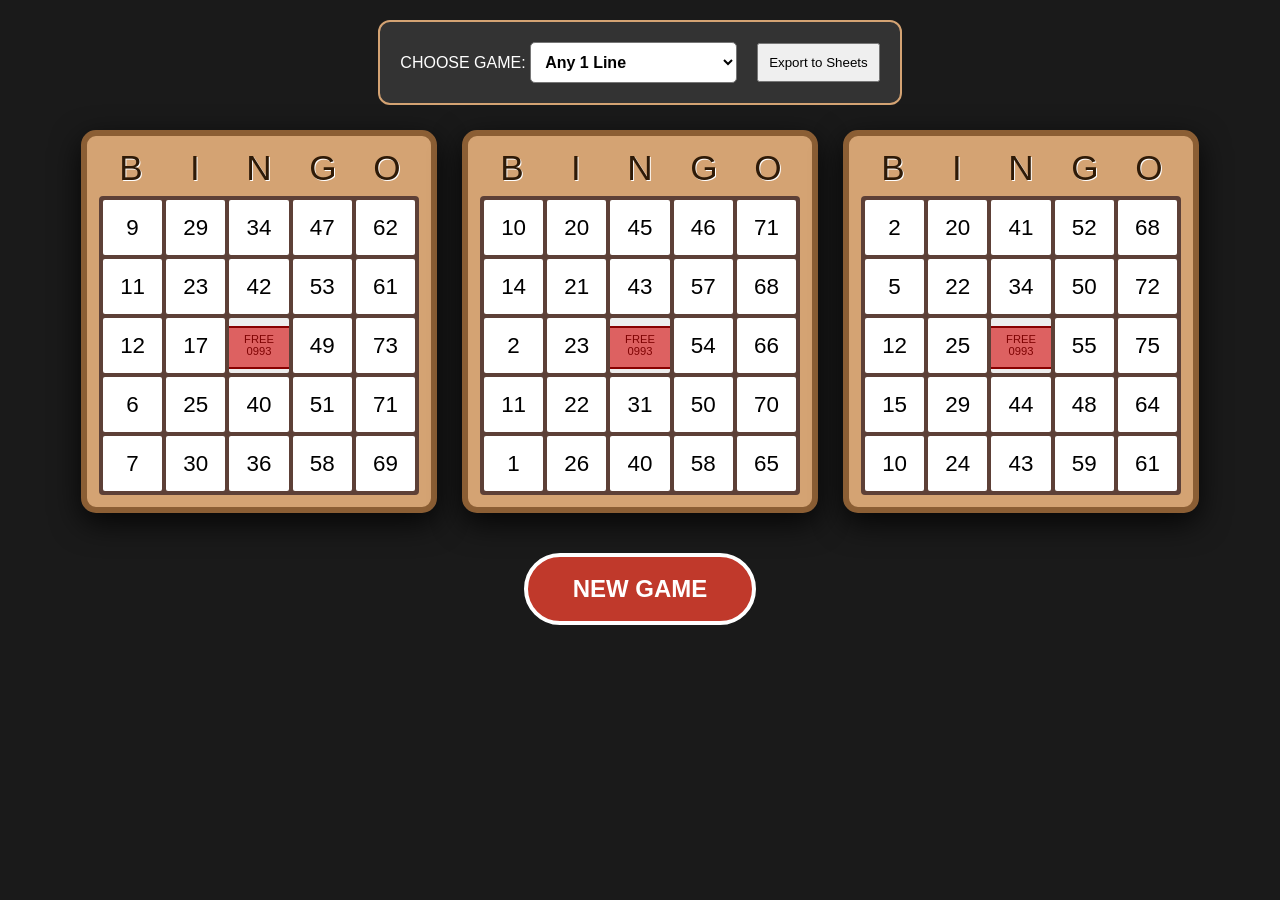
<file: BingoCard.index.htm>
<!DOCTYPE html>
<html lang="en">
<head>
    <meta charset="UTF-8">
    <meta name="viewport" content="width=device-width, initial-scale=1.0">
    <title>Anthony's Bingo - 3 Card Layout</title>
    <style>
        :root {
            --card-bg: #d4a373; /* Leather tan/brown */
            --card-border: #8b5e34;
            --cell-bg: #ffffff;
            --slider-color: rgba(210, 4, 4, 0.6); /* Red slider */
        }

        body {
            font-family: 'Arial Black', sans-serif;
            background-color: #1a1a1a;
            color: white;
            display: flex;
            flex-direction: column;
            align-items: center;
            padding: 20px;
            margin: 0;
        }

        .header-controls {
            background: #333;
            padding: 20px;
            border-radius: 12px;
            margin-bottom: 25px;
            display: flex;
            gap: 20px;
            align-items: center;
            border: 2px solid var(--card-bg);
        }

        .game-container {
            display: flex;
            flex-wrap: wrap;
            justify-content: center;
            gap: 25px;
            width: 100%;
            max-width: 1200px;
        }

        /* Bingo Card Styling */
        .bingo-card {
            background-color: var(--card-bg);
            border: 6px solid var(--card-border);
            border-radius: 15px;
            padding: 12px;
            width: 320px;
            box-shadow: 0 10px 30px rgba(0,0,0,0.8);
            position: relative;
        }

        .bingo-letters {
            display: grid;
            grid-template-columns: repeat(5, 1fr);
            text-align: center;
            font-size: 2.2rem;
            color: #2e1a07;
            margin-bottom: 8px;
            text-shadow: 1px 1px white;
        }

        .grid {
            display: grid;
            grid-template-columns: repeat(5, 1fr);
            gap: 4px;
            background: #5d4037;
            padding: 4px;
            border-radius: 4px;
        }

        .cell {
            background: var(--cell-bg);
            height: 55px;
            display: flex;
            align-items: center;
            justify-content: center;
            font-size: 1.4rem;
            color: #000;
            cursor: pointer;
            position: relative;
            border-radius: 2px;
            user-select: none;
            overflow: hidden;
        }

        /* The Red Slider Covering */
        .cell.marked::after {
            content: '';
            position: absolute;
            top: 15%;
            left: 0;
            width: 100%;
            height: 70%;
            background-color: var(--slider-color);
            border-top: 2px solid #800;
            border-bottom: 2px solid #800;
            z-index: 1;
            animation: slideIn 0.25s ease-out;
        }

        @keyframes slideIn {
            from { transform: translateX(-100%); }
            to { transform: translateX(0); }
        }

        .free-space {
            font-size: 0.7rem;
            background: #eee;
            line-height: 1;
            text-align: center;
        }

        .win-tag {
            display: none;
            position: absolute;
            top: -15px;
            right: -15px;
            background: #f1c40f;
            color: #000;
            padding: 5px 15px;
            border-radius: 20px;
            font-size: 1.2rem;
            transform: rotate(15deg);
            border: 2px solid #000;
            z-index: 5;
            box-shadow: 0 4px 8px rgba(0,0,0,0.4);
        }

        /* Footer Controls */
        .footer {
            margin-top: 40px;
            text-align: center;
        }

        .new-game-btn {
            padding: 18px 45px;
            font-size: 1.5rem;
            background: #c0392b;
            color: white;
            border: 4px solid #fff;
            border-radius: 50px;
            cursor: pointer;
            transition: all 0.2s;
            font-weight: bold;
        }

        .new-game-btn:hover { background: #e74c3c; }
        
        select {
            padding: 10px;
            font-size: 1rem;
            border-radius: 5px;
            background: #fff;
            font-weight: bold;
        }
    </style>
</head>
<body>

    <div class="header-controls">
        <div>
            <label>CHOOSE GAME: </label>
            <select id="gameMode">
                <option value="line">Any 1 Line</option>
                <option value="2lines">Two Horizontal Lines</option>
                <option value="2vertical">Two Vertical Lines</option>
                <option value="blackout">Full House (Blackout)</option>
            </select>
        </div>
        <button onclick="exportToCSV()" style="padding: 10px; cursor: pointer;">Export to Sheets</button>
    </div>

    <div id="gameContainer" class="game-container">
        </div>

    <div class="footer">
        <button id="clearBtn" class="new-game-btn" onclick="confirmReset()">NEW GAME</button>
    </div>

    <script>
        let resetCounter = 0;

        function getRandomNumbers(min, max, count) {
            let arr = [];
            while(arr.length < count) {
                let r = Math.floor(Math.random() * (max - min + 1)) + min;
                if(arr.indexOf(r) === -1) arr.push(r);
            }
            return arr;
        }

        function initGame() {
            const container = document.getElementById('gameContainer');
            container.innerHTML = '';
            
            // Always generate 3 cards
            for (let i = 0; i < 3; i++) {
                createBingoCard(i);
            }
        }

        function createBingoCard(index) {
            const container = document.getElementById('gameContainer');
            const card = document.createElement('div');
            card.className = 'bingo-card';
            card.id = `card-${index}`;

            card.innerHTML = `
                <div class="win-tag">BINGO!</div>
                <div class="bingo-letters">
                    <div>B</div><div>I</div><div>N</div><div>G</div><div>O</div>
                </div>
                <div class="grid" id="grid-${index}"></div>
            `;

            container.appendChild(card);
            const grid = document.getElementById(`grid-${index}`);

            const cols = {
                B: getRandomNumbers(1, 15, 5),
                I: getRandomNumbers(16, 30, 5),
                N: getRandomNumbers(31, 45, 5),
                G: getRandomNumbers(46, 60, 5),
                O: getRandomNumbers(61, 75, 5)
            };

            for (let r = 0; r < 5; r++) {
                ['B','I','N','G','O'].forEach((letter, c) => {
                    const cell = document.createElement('div');
                    cell.className = 'cell';
                    
                    if (r === 2 && c === 2) {
                        cell.innerHTML = "FREE<br>0993";
                        cell.classList.add('free-space', 'marked');
                    } else {
                        cell.innerText = cols[letter][r];
                        cell.onclick = () => {
                            cell.classList.toggle('marked');
                            checkBingo(card);
                        };
                    }
                    grid.appendChild(cell);
                });
            }
        }

        function checkBingo(card) {
            const cells = Array.from(card.querySelectorAll('.cell'));
            const mode = document.getElementById('gameMode').value;
            const matrix = [];
            while(cells.length) matrix.push(cells.splice(0,5));

            let rows = 0;
            let cols = 0;

            // Row Check
            matrix.forEach(row => {
                if(row.every(cell => cell.classList.contains('marked'))) rows++;
            });

            // Column Check
            for(let c=0; c<5; c++) {
                let colMarked = true;
                for(let r=0; r<5; r++) {
                    if(!matrix[r][c].classList.contains('marked')) colMarked = false;
                }
                if(colMarked) cols++;
            }

            let won = false;
            if(mode === 'line' && (rows > 0 || cols > 0)) won = true;
            if(mode === '2lines' && rows >= 2) won = true;
            if(mode === '2vertical' && cols >= 2) won = true;
            if(mode === 'blackout' && rows === 5) won = true;

            card.querySelector('.win-tag').style.display = won ? 'block' : 'none';
        }

        function confirmReset() {
            resetCounter++;
            const btn = document.getElementById('clearBtn');
            
            if(resetCounter === 1) {
                btn.innerText = "REALLY CLEAR?";
            } else if (resetCounter === 2) {
                btn.innerText = "ARE YOU SURE?";
            } else {
                initGame(); // Re-generate all 3 cards
                btn.innerText = "NEW GAME";
                resetCounter = 0;
            }
        }

        function exportToCSV() {
            let csv = "Card Number,B,I,N,G,O\n";
            const cards = document.querySelectorAll('.bingo-card');
            
            cards.forEach((card, idx) => {
                const cells = card.querySelectorAll('.cell');
                for(let r=0; r<5; r++) {
                    let rowData = [idx + 1];
                    for(let c=0; c<5; c++) {
                        rowData.push(cells[r*5 + c].innerText.replace(/\n/g, " "));
                    }
                    csv += rowData.join(",") + "\n";
                }
                csv += "\n";
            });

            const blob = new Blob([csv], { type: 'text/csv' });
            const url = URL.createObjectURL(blob);
            const a = document.createElement('a');
            a.href = url;
            a.download = 'anthony_bingo_cards.csv';
            a.click();
        }

        // Run on load
        initGame();
    </script>
</body>
</html>
</file>
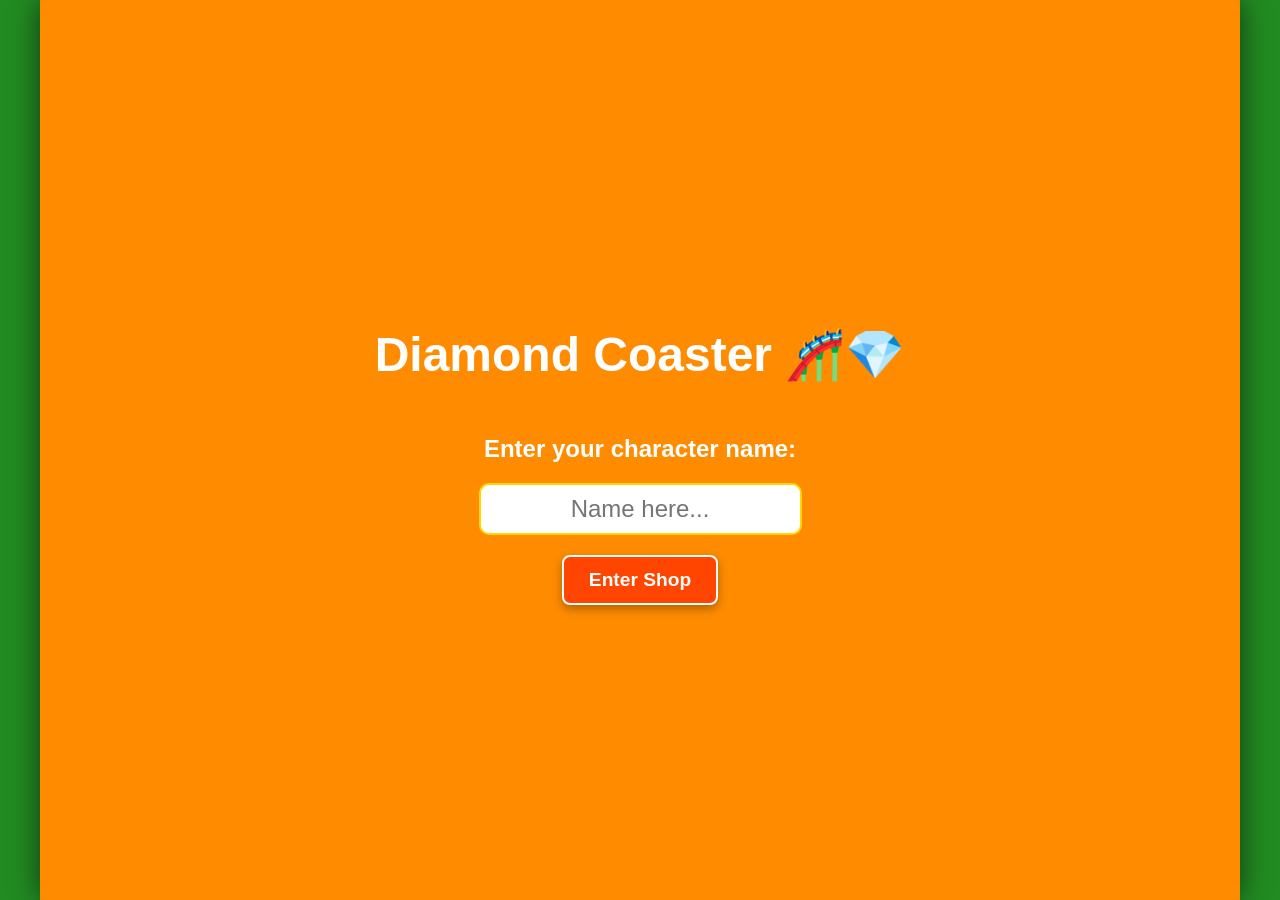
<file: coaster.index.htm>
<!DOCTYPE html>
<html lang="en">
<head>
    <meta charset="UTF-8">
    <meta name="viewport" content="width=device-width, initial-scale=1.0">
    <title>Diamond Emoji Coaster</title>
    <style>
        :root {
            --orange: #FF8C00; 
            --dark-orange-trans: rgba(255, 140, 0, 0.95);
            --green: #228B22; 
            --gold: #FFD700;
            --sky-blue: #87CEEB; 
            --font-main: 'Segoe UI', Tahoma, Geneva, Verdana, sans-serif; 
            --font-legacy: 'Comic Sans MS', 'Chalkboard SE', sans-serif; 
        }
        body {
            margin: 0; overflow: hidden; font-family: var(--font-main);
            background-color: var(--green); color: #FFFFFF;
            display: flex; justify-content: center; align-items: center;
            min-height: 100vh; user-select: none;
        }
        .game-container {
            position: relative; width: 100%; max-width: 1200px; height: 100vh;
            background-color: var(--orange); box-shadow: 0 0 30px rgba(0,0,0,0.6);
            display: flex; flex-direction: column; align-items: center; border-radius: 10px;
        }

        /* Screens */
        .screen {
            position: absolute; top: 0; left: 0; width: 100%; height: 100%;
            display: none; flex-direction: column; align-items: center; justify-content: center;
            background-color: var(--dark-orange-trans); backdrop-filter: blur(8px);
            z-index: 100; opacity: 0; transition: opacity 0.5s ease-in-out;
        }
        .screen.active { display: flex; opacity: 1; pointer-events: auto; }

        /* UI */
        .ui-panel {
            width: 100%; padding: 15px 25px; background-color: rgba(0, 0, 0, 0.3);
            display: flex; justify-content: space-between; align-items: center;
            box-sizing: border-box; z-index: 50; box-shadow: 0 4px 10px rgba(0,0,0,0.4);
        }
        .money-display { font-size: 1.5em; font-weight: bold; color: var(--gold); text-shadow: 2px 2px #000; }
        .player-name-display { font-size: 1.2em; font-family: var(--font-legacy); }
        
        input[type="text"] { font-size: 1.5em; padding: 10px; border-radius: 10px; border: 2px solid var(--gold); text-align: center; margin-bottom: 20px;}
        
        .action-btn {
            padding: 12px 25px; background-color: #FF4500; color: white; border: 2px solid white;
            border-radius: 8px; cursor: pointer; font-size: 1.2em; font-weight: bold;
            transition: 0.2s ease; box-shadow: 0 4px 10px rgba(0,0,0,0.3);
        }
        .action-btn:hover { transform: scale(1.05); background-color: #FF6347; }
        .action-btn:disabled { background: #888; transform: none; cursor: not-allowed; }

        /* Shop Grid */
        .shop-items { display: flex; flex-wrap: wrap; gap: 15px; justify-content: center; overflow-y: auto; padding: 20px; max-height: 50vh; }
        .item-btn {
            font-size: 2.5em; background: white; border: 3px solid var(--gold); border-radius: 15px;
            padding: 10px; cursor: pointer; display: flex; flex-direction: column; align-items: center;
            transition: 0.1s; width: 100px;
        }
        .item-btn:hover { transform: scale(1.1); box-shadow: 0 5px 15px rgba(255, 215, 0, 0.5); }
        .item-btn .price-tag { font-size: 0.3em; color: #333; margin-top: 5px; font-weight: bold; }

        /* Avatar Box */
        #avatar-box {
            font-size: 3em; margin: 10px 0; padding: 20px; background: rgba(255, 255, 255, 0.2);
            border-radius: 15px; border: 3px dashed var(--gold); display: flex; flex-direction: column;
            align-items: center; min-height: 120px; width: 150px; position: relative;
        }
        .slot { position: absolute; }
        .hat-slot { top: -20px; z-index: 5; }
        .face-slot { top: 20px; z-index: 4; }
        .shirt-slot { top: 55px; z-index: 3; }
        .pants-slot { top: 85px; z-index: 2; }
        .shoes-slot { top: 110px; font-size: 0.8em; z-index: 1; letter-spacing: -10px; margin-left: -5px;} /* Made for double shoes */
        .acc-slot { top: 25px; left: 60px; z-index: 6; }

        /* Game Area */
        #game-area {
            position: relative; width: 100%; height: 100%; overflow: hidden;
            background: linear-gradient(to bottom, #000033, #4a0080);
            z-index: 10;
        }
        
        /* Diamond Track */
        .track-diamond {
            position: absolute; font-size: 1.5em; transform: translate(-50%, -50%);
            text-shadow: 0 0 10px #00ffff; pointer-events: none; z-index: 2;
        }

        /* Magnet Cart */
        #cart-container { position: absolute; top: 0; left: 0; width: 100%; height: 100%; z-index: 5; }
        .cart {
            position: absolute; width: 80px; height: 100px; display: flex; flex-direction: column;
            align-items: center; justify-content: flex-end; transition: transform 0.05s linear;
        }
        .cart-magnet { font-size: 4em; transform: rotate(180deg); margin-top: -10px; text-shadow: 0 -10px 20px #00ffff;}
        .cart-avatar { position: absolute; top: -30px; font-size: 2em; animation: float 1s infinite alternate ease-in-out; }

        /* Action Button */
        #action-btn {
            position: absolute; bottom: 50px; left: 50%; transform: translateX(-50%);
            font-size: 4em; background: rgba(255,255,255,0.2); border: 5px solid #00ffff;
            border-radius: 50%; width: 120px; height: 120px; cursor: pointer;
            display: none; z-index: 20; animation: pulse-border 0.5s infinite alternate;
            box-shadow: 0 0 30px #00ffff;
        }
        #action-btn:active { background: rgba(255,255,255,0.5); transform: translateX(-50%) scale(0.9); }

        /* Lucky Block */
        #lucky-block {
            position: absolute; top: 30%; left: 50%; transform: translate(-50%, -50%) scale(0);
            background: var(--gold); border: 8px solid #B8860B; border-radius: 20px;
            padding: 30px; text-align: center; z-index: 50; transition: 0.5s cubic-bezier(0.18, 0.89, 0.32, 1.28);
            box-shadow: 0 0 50px var(--gold); color: #333;
        }
        #lucky-block.active { transform: translate(-50%, -50%) scale(1); }
        .spin-face { font-size: 6em; margin: 10px 0; }

        /* Floating Money Animation */
        @keyframes float { 0% { transform: translateY(0); } 100% { transform: translateY(-10px); } }
        @keyframes pulse-border { 0% { box-shadow: 0 0 10px #00ffff; } 100% { box-shadow: 0 0 40px #00ffff; } }
        @keyframes floatUpFade {
            0% { transform: translateY(0) scale(1); opacity: 1; }
            100% { transform: translateY(-150px) scale(1.5); opacity: 0; }
        }
    </style>
</head>
<body>
    <div class="game-container">
        <div id="login-screen" class="screen active">
            <h1 style="font-family: var(--font-legacy); font-size: 3em;">Diamond Coaster 🎢💎</h1>
            <h2>Enter your character name:</h2>
            <input type="text" id="player-name" placeholder="Name here..." autocomplete="off">
            <button class="action-btn" onclick="login()">Enter Shop</button>
        </div>

        <div id="shop-screen" class="screen">
            <div class="ui-panel">
                <div class="money-display">Bank: $<span id="shop-money">0</span></div>
                <div class="player-name-display"><span id="display-name"></span></div>
                <button class="action-btn" onclick="goToRide()">Get on the Coaster!</button>
            </div>
            <h2 style="font-family: var(--font-legacy); font-size: 2.5em; margin: 10px 0;">Emoji Boutique</h2>
            
            <div id="avatar-box">
                <div class="slot hat-slot" id="eq-hat"></div>
                <div class="slot face-slot" id="eq-face">👤</div>
                <div class="slot acc-slot" id="eq-acc"></div>
                <div class="slot shirt-slot" id="eq-shirt"></div>
                <div class="slot pants-slot" id="eq-pants"></div>
                <div class="slot shoes-slot" id="eq-shoes"></div>
            </div>

            <div class="shop-items" id="shop-grid"></div>
        </div>

        <div id="game-screen" class="screen">
            <div class="ui-panel">
                <div class="money-display">Earned: $<span id="game-money">0</span></div>
                <div class="player-name-display">Action: <span id="game-name"></span>!</div>
            </div>
            
            <div id="game-area">
                <div id="track-container"></div>
                <div id="cart-container"></div>
                <button id="action-btn" onclick="handleGameAction()">🏃</button>
                
                <div id="lucky-block">
                    <h2>Lucky Face Block!</h2>
                    <div class="spin-face" id="lb-face">❓</div>
                    <h3 id="lb-text">Spinning...</h3>
                </div>
            </div>
        </div>

        <div id="game-over-screen" class="screen">
            <h1 style="font-size: 4em;">Ride Over! 🏁</h1>
            <h2 style="font-size: 2em; color: var(--gold);">You caught: $<span id="final-score">0</span></h2>
            <button class="action-btn" onclick="resetToShop()">Back to Shop</button>
        </div>
    </div>

    <script>
        // Game State
        let balance = 0;
        let rideCash = 0;
        let player = "";
        let equipped = { hat: '', face: '👤', shirt: '', pants: '', shoes: '', acc: '' };
        
        // Items
        const shopItems = [
            { cat: 'hat', e: '🎩', p: 200 }, { cat: 'hat', e: '🧢', p: 100 }, { cat: 'hat', e: '👑', p: 1000 },
            { cat: 'shirt', e: '👕', p: 150 }, { cat: 'shirt', e: '👗', p: 250 }, { cat: 'shirt', e: '🦺', p: 200 },
            { cat: 'pants', e: '👖', p: 200 }, { cat: 'pants', e: '🩳', p: 100 },
            { cat: 'shoes', e: '👟', p: 250 }, { cat: 'shoes', e: '🛼', p: 500 },
            { cat: 'acc', e: '🕶️', p: 150 }, { cat: 'acc', e: '🎧', p: 300 }
        ];

        const facePrizes = [
            { face: '🤑', val: 500, name: "Money Bags" },
            { face: '😎', val: 200, name: "Cool" },
            { face: '😱', val: 50, name: "Scared" },
            { face: '🤩', val: 1000, name: "Superstar" },
            { face: '🤢', val: 10, name: "Sick" }
        ];

        // Physics/Track State
        let gameState = 'IDLE'; // ASCENT, SPINNING, DESCENT
        let cartZ = 0;
        let speed = 0;
        let trackPath = [];
        let loopId;
        const TRACK_LEN = 2000;
        const ASCENT_LEN = 800;
        let currentFaceVal = 100;

        function show(id) {
            document.querySelectorAll('.screen').forEach(s => s.classList.remove('active'));
            document.getElementById(id).classList.add('active');
        }

        function login() {
            player = document.getElementById('player-name').value || "Guest";
            balance = (player.toLowerCase() === 'alex kuzub') ? 30000 : 4000;
            document.getElementById('display-name').innerText = player;
            document.getElementById('game-name').innerText = player;
            updateShop();
            renderShop();
            show('shop-screen');
        }

        function renderShop() {
            const grid = document.getElementById('shop-grid');
            grid.innerHTML = '';
            shopItems.forEach(item => {
                const btn = document.createElement('button');
                btn.className = 'item-btn';
                btn.innerHTML = `${item.e}<div class="price-tag">$${item.p}</div>`;
                btn.onclick = () => buy(item.cat, item.e, item.p);
                grid.appendChild(btn);
            });
        }

        function buy(cat, e, price) {
            if (balance >= price) {
                balance -= price;
                equipped[cat] = e;
                updateShop();
            } else alert("Not enough money!");
        }

        function updateShop() {
            document.getElementById('shop-money').innerText = balance;
            
            // Render equipped items (Double shoes logic)
            Object.keys(equipped).forEach(k => {
                let displayStr = equipped[k];
                if(k === 'shoes' && displayStr !== '') {
                    displayStr = displayStr + displayStr; // Duplicate the shoe
                }
                document.getElementById(`eq-${k}`).innerText = displayStr;
            });
        }

        // Calculate Outfit Value to determine track complexity
        function getOutfitValue() {
            let val = 0;
            Object.keys(equipped).forEach(k => {
                let item = shopItems.find(i => i.e === equipped[k]);
                if(item) val += item.p;
            });
            return val;
        }

        // --- RIDE LOGIC ---
        function goToRide() {
            show('game-screen');
            buildTrack();
            buildCart();
            rideCash = 0;
            cartZ = 0;
            speed = 0;
            gameState = 'ASCENT';
            document.getElementById('game-money').innerText = rideCash;
            
            const btn = document.getElementById('action-btn');
            btn.innerText = '🏃';
            btn.style.display = 'block';
            
            loopId = requestAnimationFrame(gameLoop);
        }

        function buildTrack() {
            const container = document.getElementById('track-container');
            container.innerHTML = '';
            trackPath = [];
            
            let w = window.innerWidth;
            let h = window.innerHeight;
            
            // Start bottom-left, end up at top-center
            let startX = 100;
            let startY = h - 100;
            let midX = w / 2;
            let midY = h * 0.3;
            
            // Track complexity based on outfit value!
            let outfitVal = getOutfitValue();
            let complexity = Math.max(1, outfitVal / 400); // Higher value = crazier track
            
            for(let i=0; i<=TRACK_LEN; i+=20) {
                let x, y, rot = 0;

                if(i < ASCENT_LEN) {
                    // Diagonal climb to center
                    let t = i / ASCENT_LEN;
                    x = startX + (midX - startX) * t;
                    y = startY + (midY - startY) * t;
                    rot = Math.atan2((midY - startY), (midX - startX)) * 180 / Math.PI;
                } else {
                    // Snaking Drop
                    let t = (i - ASCENT_LEN) / (TRACK_LEN - ASCENT_LEN);
                    let baseY = midY + (h - midY) * t; // Straight line down
                    
                    // Wave pattern powered by complexity
                    let amplitude = 40 + (complexity * 25);
                    let freq = 0.01 + (complexity * 0.003);
                    
                    x = midX + Math.sin(i * freq) * amplitude;
                    y = baseY;
                    rot = Math.cos(i * freq) * 20; 
                }
                
                trackPath.push({ z: i, x: x, y: y, rot: rot });

                // Draw track
                if(i % 40 === 0) {
                    const diamond = document.createElement('div');
                    diamond.className = 'track-diamond';
                    diamond.innerText = '💎';
                    diamond.style.left = `${x}px`;
                    diamond.style.top = `${y}px`;
                    container.appendChild(diamond);
                }
            }
        }

        function buildCart() {
            let shoeHtml = equipped.shoes ? equipped.shoes + equipped.shoes : '';
            const cartHtml = `
                <div class="cart" id="ride-cart">
                    <div class="cart-avatar">
                        <div class="slot hat-slot">${equipped.hat}</div>
                        <div class="slot face-slot" id="ride-face">${equipped.face}</div>
                        <div class="slot acc-slot">${equipped.acc}</div>
                        <div class="slot shirt-slot">${equipped.shirt}</div>
                        <div class="slot pants-slot">${equipped.pants}</div>
                        <div class="slot shoes-slot">${shoeHtml}</div>
                    </div>
                    <div class="cart-magnet">🧲</div>
                </div>
            `;
            document.getElementById('cart-container').innerHTML = cartHtml;
        }

        // Handle both Running (up) and Catching Money (down)
        function handleGameAction() {
            if(gameState === 'ASCENT') {
                speed += 4; 
            } else if (gameState === 'DESCENT') {
                rideCash += currentFaceVal;
                document.getElementById('game-money').innerText = rideCash;
                spawnFloatingMoney();
            }
        }

        function spawnFloatingMoney() {
            const pop = document.createElement('div');
            pop.innerText = '+$' + currentFaceVal;
            pop.style.position = 'absolute';
            pop.style.color = '#FFD700';
            pop.style.fontSize = '2.5em';
            pop.style.fontWeight = 'bold';
            pop.style.textShadow = '2px 2px 5px #000';
            // Spawn randomly around the center
            pop.style.left = (window.innerWidth / 2 + (Math.random() * 200 - 100)) + 'px';
            pop.style.top = (window.innerHeight / 2 + (Math.random() * 100 - 50)) + 'px';
            pop.style.animation = 'floatUpFade 1s forwards';
            pop.style.pointerEvents = 'none';
            pop.style.zIndex = '100';
            document.getElementById('game-area').appendChild(pop);
            
            setTimeout(() => pop.remove(), 1000);
        }

        function getTrackPoint(z) {
            let closest = trackPath[0];
            for(let p of trackPath) {
                if(p.z > z) break;
                closest = p;
            }
            return closest;
        }

        function gameLoop() {
            if (gameState === 'ASCENT') {
                speed -= 0.1; // Gravity
                if(speed < -2) speed = -2;
                cartZ += speed;
                if(cartZ < 0) cartZ = 0; 

                if(cartZ >= ASCENT_LEN) { 
                    gameState = 'SPINNING';
                    document.getElementById('action-btn').style.display = 'none';
                    triggerLuckyBlock();
                }
            } else if (gameState === 'DESCENT') {
                speed += 0.2; // Gravity accelerates you down
                cartZ += speed;

                if(cartZ >= TRACK_LEN) {
                    finishRide();
                    return;
                }
            }

            // Move Cart
            const p = getTrackPoint(cartZ);
            const cart = document.getElementById('ride-cart');
            if(cart) {
                cart.style.transform = `translate(${p.x - 40}px, ${p.y - 100}px) rotate(${p.rot}deg)`;
            }

            loopId = requestAnimationFrame(gameLoop);
        }

        function triggerLuckyBlock() {
            const block = document.getElementById('lucky-block');
            block.classList.add('active');
            
            let ticks = 0;
            let spinInterval = setInterval(() => {
                const randFace = facePrizes[Math.floor(Math.random() * facePrizes.length)];
                document.getElementById('lb-face').innerText = randFace.face;
                ticks++;
                if(ticks > 20) {
                    clearInterval(spinInterval);
                    const finalFace = facePrizes[Math.floor(Math.random() * facePrizes.length)];
                    document.getElementById('lb-face').innerText = finalFace.face;
                    document.getElementById('lb-text').innerText = `${finalFace.name}! ($${finalFace.val} per click)`;
                    
                    // Apply Face to character (You keep this now!)
                    equipped.face = finalFace.face;
                    document.getElementById('ride-face').innerText = finalFace.face;
                    currentFaceVal = finalFace.val;

                    setTimeout(() => {
                        block.classList.remove('active');
                        gameState = 'DESCENT';
                        speed = 1; 
                        
                        // Switch button to Catching mode
                        const btn = document.getElementById('action-btn');
                        btn.innerText = '💰';
                        btn.style.display = 'block';
                    }, 2500);
                }
            }, 100);
        }

        function finishRide() {
            cancelAnimationFrame(loopId);
            balance += rideCash;
            document.getElementById('final-score').innerText = rideCash;
            show('game-over-screen');
        }

        function resetToShop() {
            updateShop();
            show('shop-screen');
        }
    </script>
</body>
</html>
</file>
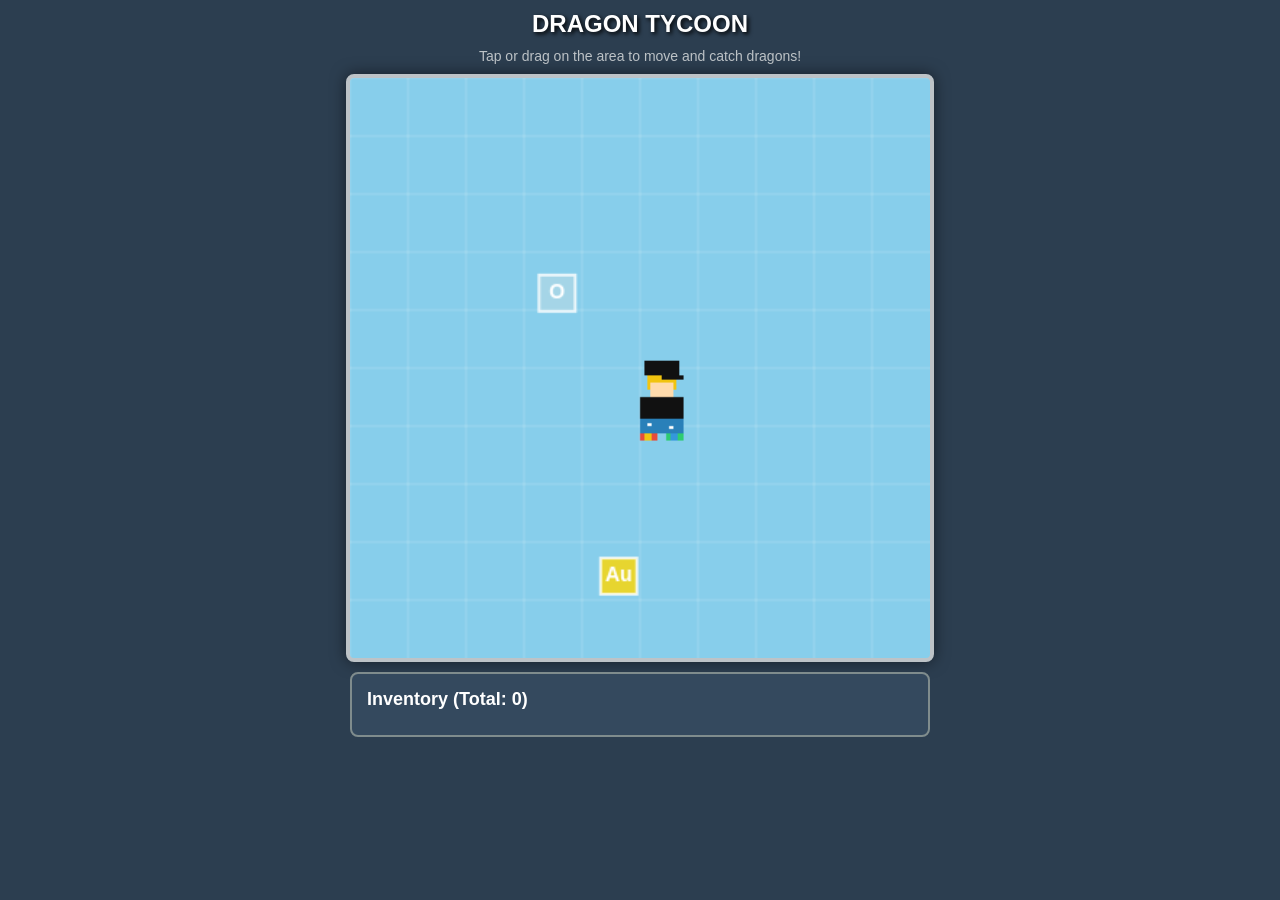
<file: dragon.Index.htm>
<!DOCTYPE html>
<html lang="en">
<head>
    <meta charset="UTF-8">
    <meta name="viewport" content="width=device-width, initial-scale=1.0, maximum-scale=1.0, user-scalable=no">
    <title>Dragon Tycoon: Mobile Mastery</title>
    <style>
        body {
            margin: 0;
            padding: 0;
            background-color: #2c3e50;
            color: white;
            font-family: 'Segoe UI', Tahoma, Geneva, Verdana, sans-serif;
            display: flex;
            flex-direction: column;
            align-items: center;
            overflow: hidden; /* Prevent scrolling on mobile */
        }
        h1 {
            margin-top: 10px;
            margin-bottom: 5px;
            font-size: 24px;
            text-shadow: 2px 2px 4px #000;
            text-align: center;
        }
        #game-container {
            display: flex;
            flex-direction: column;
            align-items: center;
            width: 100%;
            max-width: 600px;
            padding: 10px;
            box-sizing: border-box;
        }
        canvas {
            background-color: #87CEEB; /* Sky blue */
            border: 4px solid #bdc3c7;
            border-radius: 8px;
            box-shadow: 0 0 15px rgba(0,0,0,0.5);
            width: 100%;
            max-width: 100%;
            touch-action: none; /* Crucial for custom touch events */
        }
        #ui-panel {
            background-color: #34495e;
            padding: 15px;
            border-radius: 8px;
            width: 100%;
            box-sizing: border-box;
            border: 2px solid #7f8c8d;
            margin-top: 10px;
            max-height: 200px;
            overflow-y: auto;
        }
        #ui-panel h2 {
            margin: 0 0 10px 0;
            font-size: 18px;
        }
        .inventory-item {
            background-color: #2c3e50;
            margin: 5px 0;
            padding: 8px 10px;
            border-radius: 4px;
            display: flex;
            justify-content: space-between;
            border-left: 4px solid;
            font-size: 14px;
        }
        #instructions {
            text-align: center;
            margin-top: 5px;
            color: #bdc3c7;
            font-size: 14px;
            padding: 0 10px;
        }
    </style>
</head>
<body>

    <h1>DRAGON TYCOON</h1>
    <div id="instructions">Tap or drag on the area to move and catch dragons!</div>
    
    <div id="game-container">
        <canvas id="gameCanvas" width="400" height="400"></canvas>
        <div id="ui-panel">
            <h2>Inventory (Total: <span id="score">0</span>)</h2>
            <div id="inventory-list">
                </div>
        </div>
    </div>

    <script>
        const canvas = document.getElementById('gameCanvas');
        const ctx = canvas.getContext('2d');
        const scoreElement = document.getElementById('score');
        const inventoryList = document.getElementById('inventory-list');

        let score = 0;
        let inventory = {};

        // Periodic Elements for the Dragon Boxes
        const elements = [
            { symbol: 'Fe', name: 'Iron', color: '#a8b0b8' },
            { symbol: 'Au', name: 'Gold', color: '#ffd700' },
            { symbol: 'He', name: 'Helium', color: '#ffb6c1' },
            { symbol: 'O', name: 'Oxygen', color: '#add8e6' },
            { symbol: 'C', name: 'Carbon', color: '#555555' },
            { symbol: 'Ne', name: 'Neon', color: '#ff4500' }
        ];

        // Player Character Object
        const player = {
            x: canvas.width / 2,
            y: canvas.height / 2,
            width: 30,
            height: 45,
            speed: 4,
            targetX: canvas.width / 2,
            targetY: canvas.height / 2,
            isMoving: false,
            
            draw: function() {
                // Head (Blonde Hair)
                ctx.fillStyle = '#f1c40f'; // Blonde
                ctx.fillRect(this.x + 5, this.y, 20, 15);
                
                // Black Hat
                ctx.fillStyle = '#111'; // Black
                ctx.fillRect(this.x + 3, this.y - 5, 24, 10);
                ctx.fillRect(this.x + 15, this.y + 5, 15, 3); // brim
                
                // Face
                ctx.fillStyle = '#ffdbac';
                ctx.fillRect(this.x + 7, this.y + 10, 16, 10);

                // Body (Black Shirt)
                ctx.fillStyle = '#111';
                ctx.fillRect(this.x, this.y + 20, 30, 15);

                // Pants (Blue with white specks for Nike logos)
                ctx.fillStyle = '#2980b9'; // Blue
                ctx.fillRect(this.x, this.y + 35, 30, 10);
                ctx.fillStyle = 'white';
                ctx.fillRect(this.x + 5, this.y + 38, 3, 2);
                ctx.fillRect(this.x + 20, this.y + 40, 3, 2);

                // Shoes (Rubik's cube colors)
                ctx.fillStyle = '#e74c3c'; // Red
                ctx.fillRect(this.x, this.y + 45, 12, 5);
                ctx.fillStyle = '#f1c40f'; // Yellow
                ctx.fillRect(this.x + 3, this.y + 45, 5, 5);
                ctx.fillStyle = '#2ecc71'; // Green
                ctx.fillRect(this.x + 18, this.y + 45, 12, 5);
                ctx.fillStyle = '#3498db'; // Blue
                ctx.fillRect(this.x + 21, this.y + 45, 5, 5);
            },
            
            update: function() {
                if (this.isMoving) {
                    const dx = this.targetX - (this.x + this.width / 2);
                    const dy = this.targetY - (this.y + this.height / 2);
                    const distance = Math.sqrt(dx * dx + dy * dy);

                    if (distance > this.speed) {
                        this.x += (dx / distance) * this.speed;
                        this.y += (dy / distance) * this.speed;
                    } else {
                        this.x = this.targetX - this.width / 2;
                        this.y = this.targetY - this.height / 2;
                        this.isMoving = false; // Reached destination
                    }
                }

                // Wall bounds
                if (this.x < 0) this.x = 0;
                if (this.x + this.width > canvas.width) this.x = canvas.width - this.width;
                if (this.y < 0) this.y = 0;
                if (this.y + this.height > canvas.height) this.y = canvas.height - this.height;
            }
        };

        const boxes = [];

        function spawnBox() {
            const size = 25;
            const x = Math.random() * (canvas.width - size);
            const y = Math.random() * (canvas.height - size);
            const element = elements[Math.floor(Math.random() * elements.length)];
            
            // Adjusted timer so they stay slightly longer on mobile
            boxes.push({ x, y, size, element, timer: 350 }); 
        }

        function drawBoxes() {
            boxes.forEach((box, index) => {
                ctx.fillStyle = box.element.color;
                ctx.globalAlpha = 0.8;
                ctx.fillRect(box.x, box.y, box.size, box.size);
                
                ctx.strokeStyle = '#fff';
                ctx.lineWidth = 2;
                ctx.strokeRect(box.x, box.y, box.size, box.size);
                
                ctx.fillStyle = 'white';
                ctx.globalAlpha = 1.0;
                ctx.font = 'bold 14px Arial';
                ctx.textAlign = 'center';
                ctx.textBaseline = 'middle';
                ctx.fillText(box.element.symbol, box.x + box.size / 2, box.y + box.size / 2);

                box.timer--;
                if (box.timer <= 0) {
                    boxes.splice(index, 1);
                }
            });
        }

        function detectCollisions() {
            boxes.forEach((box, index) => {
                if (player.x < box.x + box.size &&
                    player.x + player.width > box.x &&
                    player.y < box.y + box.size &&
                    player.y + player.height > box.y) {
                    
                    boxes.splice(index, 1);
                    score++;
                    scoreElement.innerText = score;
                    updateInventory(box.element);
                }
            });
        }

        function updateInventory(element) {
            if (inventory[element.name]) {
                inventory[element.name].count++;
                document.getElementById('count-' + element.name).innerText = 'x' + inventory[element.name].count;
            } else {
                inventory[element.name] = { count: 1, color: element.color, symbol: element.symbol };
                const itemDiv = document.createElement('div');
                itemDiv.className = 'inventory-item';
                itemDiv.style.borderLeftColor = element.color;
                itemDiv.innerHTML = `<span><strong>${element.symbol}</strong> Dragon</span> <span id="count-${element.name}">x1</span>`;
                inventoryList.appendChild(itemDiv);
            }
        }

        function drawFloorGrid() {
            ctx.strokeStyle = 'rgba(255, 255, 255, 0.2)';
            ctx.lineWidth = 1;
            for (let i = 0; i < canvas.width; i += 40) {
                ctx.beginPath();
                ctx.moveTo(i, 0);
                ctx.lineTo(i, canvas.height);
                ctx.stroke();
            }
            for (let i = 0; i < canvas.height; i += 40) {
                ctx.beginPath();
                ctx.moveTo(0, i);
                ctx.lineTo(canvas.width, i);
                ctx.stroke();
            }
        }

        // Mobile Touch Handling
        function getTouchPos(canvas, evt) {
            const rect = canvas.getBoundingClientRect();
            // Calculate scale in case the CSS size differs from the internal canvas size
            const scaleX = canvas.width / rect.width;
            const scaleY = canvas.height / rect.height;
            
            return {
                x: (evt.touches[0].clientX - rect.left) * scaleX,
                y: (evt.touches[0].clientY - rect.top) * scaleY
            };
        }

        function handleTouch(evt) {
            evt.preventDefault(); // Stop screen from scrolling
            const pos = getTouchPos(canvas, evt);
            player.targetX = pos.x;
            player.targetY = pos.y;
            player.isMoving = true;
        }

        canvas.addEventListener('touchstart', handleTouch, { passive: false });
        canvas.addEventListener('touchmove', handleTouch, { passive: false });
        canvas.addEventListener('touchend', () => {
            // Optional: you can stop the player when lifting the finger, 
            // or let them finish moving to the last touched spot.
            // For now, they continue to the last tapped location.
        });

        // Main Game Loop
        function update() {
            ctx.clearRect(0, 0, canvas.width, canvas.height);
            drawFloorGrid();
            
            if (Math.random() < 0.02) {
                spawnBox();
            }

            drawBoxes();
            player.update();
            player.draw();
            detectCollisions();

            requestAnimationFrame(update);
        }

        // Start the game
        update();
    </script>
</body>
</html>
</file>
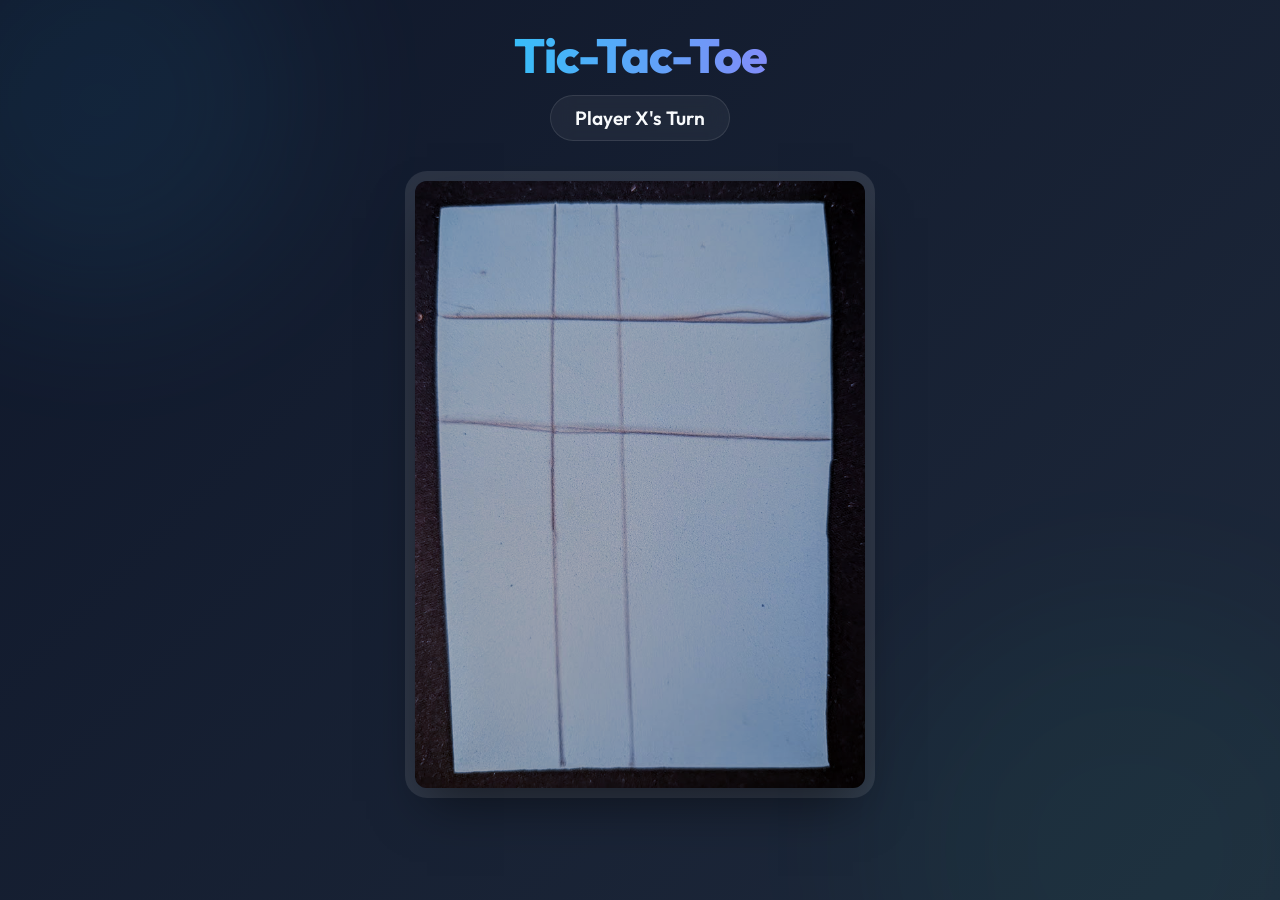
<file: XandO/archive/tick_tac_toe_gme.html>
<!DOCTYPE html>
<html lang="en">
<head>
    <meta charset="UTF-8">
    <meta name="viewport" content="width=device-width, initial-scale=1.0">
    <title>Premium Tic-Tac-Toe</title>
    <style>
        @import url('https://fonts.googleapis.com/css2?family=Outfit:wght@400;600;800&display=swap');

        :root {
            --bg-color: #0f172a;
            --board-bg: rgba(255, 255, 255, 0.05);
            --board-border: rgba(255, 255, 255, 0.1);
            --line-color: rgba(255, 255, 255, 0.2);
            --text-main: #f8fafc;
            --text-accent: #38bdf8;
            --win-color: #34d399;
        }

        body {
            margin: 0;
            padding: 0;
            min-height: 100vh;
            display: flex;
            flex-direction: column;
            align-items: center;
            justify-content: center;
            background: linear-gradient(135deg, #0f172a 0%, #1e293b 100%);
            font-family: 'Outfit', sans-serif;
            color: var(--text-main);
            overflow: hidden;
        }

        .background-blobs {
            position: absolute;
            width: 100%;
            height: 100%;
            z-index: 0;
            overflow: hidden;
            pointer-events: none;
        }

        .blob {
            position: absolute;
            border-radius: 50%;
            filter: blur(80px);
            opacity: 0.5;
            animation: float 10s infinite alternate ease-in-out;
        }

        .blob-1 {
            width: 400px;
            height: 400px;
            background: rgba(56, 189, 248, 0.15);
            top: -100px;
            left: -100px;
        }

        .blob-2 {
            width: 500px;
            height: 500px;
            background: rgba(52, 211, 153, 0.1);
            bottom: -200px;
            right: -100px;
            animation-delay: -5s;
        }

        @keyframes float {
            0% { transform: translate(0, 0); }
            100% { transform: translate(50px, 50px); }
        }

        .header {
            position: relative;
            z-index: 10;
            text-align: center;
            margin-bottom: 40px;
        }

        h1 {
            font-size: 3rem;
            margin: 0 0 10px 0;
            font-weight: 800;
            background: linear-gradient(to right, #38bdf8, #818cf8);
            -webkit-background-clip: text;
            -webkit-text-fill-color: transparent;
            letter-spacing: -1px;
        }

        .status {
            font-size: 1.2rem;
            font-weight: 600;
            padding: 10px 24px;
            background: var(--board-bg);
            border: 1px solid var(--board-border);
            border-radius: 999px;
            backdrop-filter: blur(10px);
            display: inline-block;
            transition: all 0.3s ease;
        }

        .status.winner {
            background: rgba(52, 211, 153, 0.2);
            border-color: rgba(52, 211, 153, 0.5);
            color: var(--win-color);
            box-shadow: 0 0 20px rgba(52, 211, 153, 0.2);
        }

        .board-container {
            position: relative;
            z-index: 10;
            padding: 0;
            background: url('new_playing_card.png') no-repeat center center;
            background-size: 100% 100%;
            border-radius: 12px;
            box-shadow: 0 25px 50px -12px rgba(0, 0, 0, 0.5), 0 0 0 10px rgba(255,255,255,0.1);
            width: 450px;
            height: 607px; /* Correct aspect ratio of the new board (684x922) */
            display: flex;
            align-items: center;
            justify-content: center;
        }

        .board {
            display: grid;
            grid-template-columns: 30.5% 15.4% 54.1%;
            grid-template-rows: 22.6% 18.0% 59.4%;
            width: 100%;
            height: 100%;
        }

        .cell {
            background: transparent;
            cursor: pointer;
            display: flex;
            align-items: center;
            justify-content: center;
            transition: all 0.2s ease;
            position: relative;
            overflow: hidden;
        }

        .cell:hover:not(.taken) {
            background: rgba(0, 0, 0, 0.05);
            transform: scale(0.98);
        }

        .cell.taken {
            cursor: default;
        }

        .cell img {
            width: 60%;
            height: 60%;
            object-fit: contain;
            opacity: 0;
            transform: scale(0.5) rotate(-10deg);
            animation: popIn 0.5s cubic-bezier(0.175, 0.885, 0.32, 1.275) forwards;
            filter: drop-shadow(0 10px 15px rgba(0,0,0,0.3));
        }

        @keyframes popIn {
            to {
                opacity: 1;
                transform: scale(1) rotate(0);
            }
        }

        .cell.winning-cell {
            background: rgba(52, 211, 153, 0.2);
            box-shadow: inset 0 0 20px rgba(52, 211, 153, 0.4);
            border-radius: 8px;
        }

        .cell.winning-cell img {
            animation: pulse 2s infinite alternate;
        }

        @keyframes pulse {
            from { transform: scale(1); filter: drop-shadow(0 10px 15px rgba(52,211,153,0.5)); }
            to { transform: scale(1.1); filter: drop-shadow(0 10px 25px rgba(52,211,153,0.8)); }
        }

        .reset-btn {
            position: relative;
            z-index: 10;
            margin-top: 40px;
            padding: 12px 32px;
            font-family: 'Outfit', sans-serif;
            font-weight: 600;
            font-size: 1.1rem;
            color: #fff;
            background: linear-gradient(135deg, #38bdf8, #818cf8);
            border: none;
            border-radius: 999px;
            cursor: pointer;
            transition: all 0.3s ease;
            box-shadow: 0 10px 20px -10px rgba(56, 189, 248, 0.5);
            opacity: 0;
            transform: translateY(20px);
            pointer-events: none;
        }

        .reset-btn.visible {
            opacity: 1;
            transform: translateY(0);
            pointer-events: auto;
        }

        .reset-btn:hover {
            transform: translateY(-2px);
            box-shadow: 0 15px 25px -10px rgba(56, 189, 248, 0.7);
        }

        .reset-btn:active {
            transform: translateY(1px);
        }
    </style>
</head>
<body>
    <div class="background-blobs">
        <div class="blob blob-1"></div>
        <div class="blob blob-2"></div>
    </div>

    <div class="header">
        <h1>Tic-Tac-Toe</h1>
        <div class="status" id="statusText">Player X's Turn</div>
    </div>

    <div class="board-container">
        <div class="board" id="board">
            <!-- Cells will be generated by JS -->
        </div>
    </div>

    <button class="reset-btn" id="resetBtn">Play Again</button>

    <script>
        // Parsed tokens available to use
        const xImages = [
            "parsed_tokens_orange/X/new_token_0000.png",
            "parsed_tokens_orange/X/new_token_0002.png",
            "parsed_tokens_orange/X/new_token_0004.png",
            "parsed_tokens_orange/X/new_token_0006.png",
            "parsed_tokens_orange/X/new_token_0008.png"
        ];
        
        const oImages = [
            "parsed_tokens_orange/O/new_token_0001.png",
            "parsed_tokens_orange/O/new_token_0003.png",
            "parsed_tokens_orange/O/new_token_0005.png",
            "parsed_tokens_orange/O/new_token_0007.png"
        ];

        let currentPlayer = 'X';
        let gameActive = true;
        let gameState = ["", "", "", "", "", "", "", "", ""];

        const winningConditions = [
            [0, 1, 2], [3, 4, 5], [6, 7, 8], // Rows
            [0, 3, 6], [1, 4, 7], [2, 5, 8], // Columns
            [0, 4, 8], [2, 4, 6]             // Diagonals
        ];

        const boardElement = document.getElementById('board');
        const statusElement = document.getElementById('statusText');
        const resetBtn = document.getElementById('resetBtn');

        // Helper to get random item
        function getRandomImage(player) {
            const arr = player === 'X' ? xImages : oImages;
            return arr[Math.floor(Math.random() * arr.length)];
        }

        // Initialize Board
        function initBoard() {
            boardElement.innerHTML = '';
            for (let i = 0; i < 9; i++) {
                const cell = document.createElement('div');
                cell.classList.add('cell');
                cell.setAttribute('data-index', i);
                cell.addEventListener('click', handleCellClick);
                boardElement.appendChild(cell);
            }
        }

        function handleCellClick(e) {
            const cell = e.target.closest('.cell');
            const index = parseInt(cell.getAttribute('data-index'));

            if (gameState[index] !== "" || !gameActive) {
                return; // Cell already taken or game over
            }

            // Update State
            gameState[index] = currentPlayer;
            cell.classList.add('taken');
            
            // Render Image
            const imgPath = getRandomImage(currentPlayer);
            const img = document.createElement('img');
            img.src = imgPath;
            img.alt = currentPlayer;
            cell.appendChild(img);

            checkWin();
        }

        function checkWin() {
            let roundWon = false;
            let winningCells = [];

            for (let i = 0; i < winningConditions.length; i++) {
                const [a, b, c] = winningConditions[i];
                if (gameState[a] && gameState[a] === gameState[b] && gameState[a] === gameState[c]) {
                    roundWon = true;
                    winningCells = [a, b, c];
                    break;
                }
            }

            if (roundWon) {
                statusElement.innerHTML = `Player ${currentPlayer} Wins! 🎉`;
                statusElement.classList.add('winner');
                gameActive = false;
                
                // Highlight winning cells
                const cells = document.querySelectorAll('.cell');
                winningCells.forEach(index => {
                    cells[index].classList.add('winning-cell');
                });

                resetBtn.classList.add('visible');
                return;
            }

            let roundDraw = !gameState.includes("");
            if (roundDraw) {
                statusElement.innerHTML = "It's a Draw!";
                gameActive = false;
                resetBtn.classList.add('visible');
                return;
            }

            // Switch turn
            currentPlayer = currentPlayer === "X" ? "O" : "X";
            statusElement.innerHTML = `Player ${currentPlayer}'s Turn`;
        }

        function resetGame() {
            currentPlayer = 'X';
            gameActive = true;
            gameState = ["", "", "", "", "", "", "", "", ""];
            statusElement.innerHTML = `Player X's Turn`;
            statusElement.classList.remove('winner');
            resetBtn.classList.remove('visible');
            initBoard();
        }

        resetBtn.addEventListener('click', resetGame);
        
        // Start Game
        initBoard();
    </script>
</body>
</html>
</file>
<file: Simple reader/styles.css>
:root {
    --bg: #121212;
    --panel-bg: #1e1e1e;
    --border: #333333;
    --text-primary: #cccccc;
    --text-secondary: #888888;
    --accent: #ffffff;
    --accent-bg: #333333;
    --prompter-font-size: 2rem;
}

* {
    box-sizing: border-box;
    margin: 0;
    padding: 0;
}

body {
    font-family: 'Inter', sans-serif;
    background: var(--bg);
    color: var(--text-primary);
    height: 100vh;
    overflow: hidden; /* Prevent body scroll, everything scrolls internally */
    display: flex;
    flex-direction: column;
}

.container {
    width: 100%;
    height: 100%;
    display: flex;
    flex-direction: column;
}

/* Minimalist Header */
.sticky-header {
    display: flex;
    flex-wrap: wrap;
    align-items: center;
    justify-content: space-between;
    padding: 0.5rem 1rem;
    background: var(--panel-bg);
    border-bottom: 1px solid var(--border);
    gap: 1rem;
    z-index: 100;
}

.header-left {
    display: flex;
    align-items: center;
    gap: 2rem;
}

.header-title h1 {
    font-size: 1.2rem;
    font-weight: 600;
}

.header-title h1 a {
    color: var(--text-primary);
    text-decoration: none;
    transition: color 0.2s ease;
}

.header-title h1 a:hover {
    color: rgb(244, 144, 44);
    text-shadow: 0 0 10px rgba(244, 144, 44, 0.6);
}

.controls-section {
    flex: 1;
    display: flex;
    flex-wrap: wrap;
    align-items: center;
    justify-content: flex-end;
    gap: 1rem;
}

.row {
    display: flex;
    flex-wrap: wrap;
    align-items: center;
    gap: 1rem;
}

.control-group {
    display: flex;
    align-items: center;
    gap: 0.5rem;
}

label {
    font-size: 0.8rem;
    color: var(--text-secondary);
    white-space: nowrap;
}

select, input[type="range"] {
    padding: 0.3rem 0.5rem;
    background: var(--bg);
    border: 1px solid var(--border);
    color: var(--text-primary);
    border-radius: 4px;
    font-family: 'Inter', sans-serif;
    outline: none;
    font-size: 0.85rem;
}

select:focus, input[type="range"]:focus {
    border-color: var(--text-secondary);
}

.button-row {
    display: flex;
    gap: 0.5rem;
}

.btn {
    padding: 0.4rem 0.8rem;
    background: var(--bg);
    border: 1px solid var(--border);
    color: var(--text-primary);
    border-radius: 4px;
    font-size: 0.85rem;
    cursor: pointer;
    transition: background 0.2s;
}

.btn:hover {
    background: var(--border);
}

.btn.primary {
    background: var(--text-primary);
    color: var(--bg);
    border: none;
}

.btn.primary:hover {
    background: #ffffff;
}

/* Main Content Area */
.content-area {
    display: flex;
    flex: 1;
    overflow: hidden;
}

/* TOC Sidebar */
#toc-sidebar {
    width: 250px;
    background: var(--panel-bg);
    border-right: 1px solid var(--border);
    padding: 1rem;
    overflow-y: auto;
}

#toc-sidebar h3 {
    margin-bottom: 1rem;
    font-size: 1rem;
    color: var(--text-primary);
    font-weight: normal;
    text-transform: uppercase;
    letter-spacing: 1px;
}

#toc-list {
    list-style: none;
}

#toc-list li {
    margin-bottom: 0.5rem;
    cursor: pointer;
    color: var(--text-secondary);
    font-size: 0.9rem;
}

#toc-list li:hover {
    color: var(--text-primary);
}

#toc-list li.toc-active {
    color: rgb(244, 144, 44);
    text-shadow: 0 0 10px rgba(244, 144, 44, 0.6);
    font-weight: 600;
}

/* Reader Area */
.reader-area {
    flex: 1;
    display: flex;
    flex-direction: column;
    min-width: 0;
    height: 100%;
}

textarea {
    flex: 1;
    width: 100%;
    background: var(--bg);
    border: none;
    padding: 2rem;
    color: var(--text-primary);
    font-size: 1.1rem;
    line-height: 1.5;
    font-family: 'Inter', sans-serif;
    resize: none;
    outline: none;
}

/* Teleprompter Mode */
#prompter-view {
    flex: 1;
    width: 100%;
    background: var(--bg);
    padding: 2rem 4rem;
    color: var(--text-primary);
    font-size: var(--prompter-font-size);
    line-height: 1.6;
    font-family: 'Inter', sans-serif;
    overflow-y: auto;
}

.prompter-line {
    display: flex;
    gap: 1.5rem;
    margin-bottom: 1.5rem;
    cursor: pointer;
    padding: 0.5rem;
    border-left: 2px solid transparent;
}

.heading-line {
    color: var(--text-primary);
}

.heading-line.active {
    color: rgb(244, 144, 44) !important;
    text-shadow: 0 0 12px rgba(244, 144, 44, 0.7);
}

.prompter-line:hover {
    background: var(--panel-bg);
}

.prompter-line.active {
    background: #2a2a2a;
    border-left: 2px solid var(--text-primary);
}

.line-number {
    color: var(--border);
    font-size: 0.5em;
    min-width: 2rem;
    text-align: right;
    user-select: none;
    padding-top: 0.4rem;
}

.line-text {
    flex: 1;
}

.highlight {
    background: var(--text-primary);
    color: var(--bg);
}

.line-action {
    display: flex;
    align-items: center;
    padding-left: 1rem;
}

.line-action input[type="checkbox"] {
    width: 1.5rem;
    height: 1.5rem;
    cursor: pointer;
    accent-color: var(--text-primary);
}

/* Modal */
.modal {
    position: fixed;
    top: 0; left: 0; width: 100vw; height: 100vh;
    background: rgba(0,0,0,0.8);
    display: flex;
    align-items: center;
    justify-content: center;
    z-index: 1000;
}
.modal-content {
    background: var(--panel-bg);
    width: 80%;
    max-width: 800px;
    height: 80vh;
    border-radius: 8px;
    display: flex;
    flex-direction: column;
    padding: 1.5rem;
    border: 1px solid var(--border);
}
.modal-header {
    display: flex;
    justify-content: space-between;
    align-items: center;
    margin-bottom: 1rem;
}
#notes-output {
    flex: 1;
    margin-bottom: 1rem;
    background: var(--bg);
    border: 1px solid var(--border);
    padding: 1rem;
    color: var(--text-primary);
    font-size: 1rem;
    resize: none;
    outline: none;
}
</file>
<file: spin/css/style.css>
:root {
    --bg-color: #1a1a1a;
    --panel-bg: #2b2b2b;
    --accent: #00ffcc;
    --text: #ffffff;
    --danger: #ff4444;
    --info: #33A1FD;
}

body {
    background-color: var(--bg-color);
    color: var(--text);
    font-family: 'Segoe UI', sans-serif;
    display: flex;
    margin: 0;
    height: 100vh;
    width: 100vw;
    overflow: hidden;
    touch-action: none;
}

#controls {
    width: 280px;
    background: var(--panel-bg);
    padding: 20px;
    box-shadow: 2px 0 10px rgba(0,0,0,0.5);
    display: flex;
    flex-direction: column;
    gap: 8px;
    z-index: 1000;
    transition: transform 0.4s cubic-bezier(0.4, 0, 0.2, 1);
    overflow-y: auto;
}

#controls.hidden { transform: translateX(-100%); position: absolute; }

textarea {
    height: 150px;
    background: #111;
    color: #00ff00;
    border: 1px solid #444;
    padding: 10px;
    resize: none;
    font-size: 14px;
}

button { border: none; padding: 10px; font-weight: bold; cursor: pointer; text-transform: uppercase; border-radius: 4px; font-size: 0.75rem; }
.primary-btn { background: var(--accent); color: #000; }
.danger-btn { background: var(--danger); color: white; }
.info-btn { background: var(--info); color: white; }
.utility-btn { background: #444; color: white; }

#viewport {
    flex-grow: 1;
    display: flex;
    justify-content: center;
    align-items: center;
    position: relative;
    background: #111;
    overflow: hidden;
}

#light-frame {
    position: absolute;
    top: 5px; left: 5px; right: 5px; bottom: 5px;
    border: 15px solid #222;
    border-radius: 15px;
    display: none;
    pointer-events: none;
    z-index: 50;
}

.light { position: absolute; width: 16px; height: 16px; border-radius: 50%; background: #333; }
.light.active { background: #fff; box-shadow: 0 0 15px #fff, 0 0 30px #ffd700; }

#display-header {
    position: absolute;
    top: 40px;
    padding: 15px 30px;
    background: rgba(0, 0, 0, 0.9);
    border: 3px solid var(--accent);
    border-radius: 50px;
    font-size: 1.8rem;
    font-weight: 900;
    color: var(--accent);
    z-index: 500;
    text-align: center;
    min-width: 250px;
    box-shadow: 0 0 20px rgba(0,255,204,0.3);
}

#drum-assembly {
    display: flex;
    justify-content: center;
    align-items: center;
    position: relative;
    transition: all 0.3s ease;
    width: 100%;
    height: 100%;
}

#drum-assembly.drum-mode {
    width: 90%;
    max-width: 450px;
    height: 600px;
    overflow: hidden;         /* 1. Move clipping here */
    border-radius: 50% / 10%; /* 2. Move curved edges here */
    background: #000;         /* 3. Move background here */
}
#drum-assembly.flat-mode {
    width: 90vmin;
    height: 90vmin;
    max-width: 700px;
    max-height: 700px;
}

#wheel-window {
    width: 100%;
    height: 100%;
    position: relative;
    perspective: 1500px; 
}

.drum-mode #wheel-window {
    /* REMOVE border-radius */
    /* REMOVE overflow: hidden */
    /* REMOVE background */
    
    /* Keep only your shadow and 3D properties */
    box-shadow: inset 0 0 100px rgba(0,0,0,0.9);
}

.flat-mode #wheel-window {
    border-radius: 50%; 
    overflow: hidden;
    border: 4px solid #333;
    box-shadow: 0 0 30px rgba(0,0,0,0.5);
    background: #222;
}

#wheel-hub {
    position: absolute;
    top: 50%;
    left: 50%;
    transform: translate(-50%, -50%);
    width: 160px;
    height: 160px;
    background: #000;
    border-radius: 50%;
    border: 4px solid #555;
    z-index: 100;
    display: none;
}

.flat-mode #wheel-hub {
    display: block;
}

#pointer {
    position: absolute;
    z-index: 600;
    top: 50%;
    transform: translateY(-50%);
    width: 0; height: 0; 
    border-top: 25px solid transparent;
    border-bottom: 25px solid transparent;
    border-right: 45px solid var(--accent);
    filter: drop-shadow(0 0 8px rgba(0,0,0,0.8));
    pointer-events: none;
    transition: right 0.3s ease;
}

.drum-mode #pointer { right: -40px; }
.flat-mode #pointer { right: -20px; }

#wheel-scaler {
    position: absolute;
    top: 50%; left: 50%;
    transform-style: preserve-3d;
}

#wheel-container {
    position: absolute;
    top: 0; left: 0;
    transform-style: preserve-3d;
    cursor: grab;
    touch-action: none;
}

.slice {
    position: absolute;
    display: flex;
    align-items: flex-start;
    justify-content: center;
    padding-top: 10px;
    font-weight: 900;
    backface-visibility: hidden;
    box-sizing: border-box;
    color: white;
    text-transform: uppercase;
    text-shadow: 2px 2px 4px rgba(0,0,0,0.8);
    z-index: 10;
}

.drum-mode .slice {
    width: 1600px; 
    height: 60px;
    left: -800px; 
    top: -30px;
    font-size: 1.5rem;
    border: 1px solid rgba(255,255,255,0.1);
}

.flat-mode .slice {
    width: 346px;
    height: 60px;
    left: 0; 
    top: -30px;
    transform-origin: left center;
    clip-path: polygon(0 50%, 100% 0, 100% 100%);
    justify-content: flex-end;
    padding-right: 20px;
    padding-top: 0px;
    font-size: 1.1rem;
    text-shadow: 1px 1px 2px rgba(0,0,0,0.5);
    align-items: center;
}

#config-toggle { position: absolute; bottom: 15px; left: 15px; z-index: 1100; background: #444; color: white; border-radius: 20px; padding: 10px 20px; }
</file>
<file: TuneOfDay/style.css>
body {
    font-family: 'Segoe UI', Tahoma, Geneva, Verdana, sans-serif;
    background: #111115;
    color: #e2e8f0;
    display: flex;
    flex-direction: column;
    align-items: center;
    padding: 10px 10px 20px 10px;
    margin: 0;
    user-select: none;
}
header {
    text-align: center;
    margin-top: 15px;
    margin-bottom: 5px;
}
h1 { margin: 0; color: #6366f1; font-size: 1.4rem; letter-spacing: 1px; }
.subtitle { margin: 3px 0 0 0; color: #94a3b8; font-style: italic; font-size: 0.8rem; }

.container {
    display: flex;
    flex-wrap: wrap;
    gap: 12px;
    justify-content: center;
    max-width: 1020px;
    width: 100%;
    margin-top: 5px;
}
.panel {
    background: #1a1a22;
    padding: 20px;
    border-radius: 16px;
    box-shadow: 0 8px 24px rgba(0,0,0,0.4);
    flex: 1;
    min-width: 340px;
    display: flex;
    flex-direction: column;
    align-items: center;
    border: 1px solid #2d2d3d;
}

/* Clock Vector System */
#clock-svg {
    width: 230px;
    height: 230px;
    background: #232330;
    border-radius: 50%;
    border: 4px solid #475569;
    cursor: pointer;
    touch-action: none;
    transition: border-color 0.3s, box-shadow 0.3s;
}
#clock-svg.locked {
    border-color: #f59e0b;
    box-shadow: 0 0 15px rgba(245, 158, 11, 0.35);
}
#clock-svg.locked .lock-overlay {
    display: block !important;
}
.lock-toggle-btn {
    background: #232330;
    border: 1px solid #475569;
    color: #94a3b8;
    border-radius: 50%;
    width: 44px;
    height: 44px;
    display: flex;
    align-items: center;
    justify-content: center;
    cursor: pointer;
    transition: all 0.3s cubic-bezier(0.4, 0, 0.2, 1);
    box-sizing: border-box;
}
.lock-toggle-btn:hover {
    color: #f59e0b;
    border-color: #f59e0b;
    box-shadow: 0 0 8px rgba(245, 158, 11, 0.4);
}
.lock-toggle-btn.active {
    background: rgba(245, 158, 11, 0.15);
    color: #f59e0b;
    border-color: #f59e0b;
    box-shadow: 0 0 12px rgba(245, 158, 11, 0.5);
}
.hand {
    stroke-linecap: round;
    transform-origin: 125px 125px;
    cursor: grab;
    transition: stroke 0.2s;
}
.hand:active { cursor: grabbing; stroke: #10b981; }
#hour-hand { stroke: #ef4444; stroke-width: 7; }
#minute-hand { stroke: #3b82f6; stroke-width: 5; }

.clock-text {
    font-size: 14px;
    font-family: 'Segoe UI', sans-serif;
    font-weight: bold;
    fill: #94a3b8;
    text-anchor: middle;
    dominant-baseline: middle;
}

/* Time Row Elements */
.time-row {
    display: flex;
    align-items: center;
    gap: 15px;
    margin: 15px 0 10px 0;
}
.time-display {
    font-size: 2.2rem;
    font-family: monospace;
    color: #10b981;
    text-shadow: 0 0 10px rgba(16, 185, 129, 0.2);
}
.ampm-btn {
    background: #334155;
    color: #f1f5f9;
    border: 1px solid #475569;
    padding: 6px 12px;
    font-size: 0.9rem;
    font-weight: bold;
    border-radius: 6px;
    cursor: pointer;
    width: auto;
}
.ampm-btn:hover { background: #475569; }

input[type="date"] {
    background: #232330;
    border: 1px solid #475569;
    color: white;
    padding: 8px 12px;
    border-radius: 8px;
    font-size: 1rem;
    width: 80%;
    text-align: center;
    outline: none;
}

/* Displays */
.data-item {
    width: 100%;
    display: flex;
    justify-content: space-between;
    margin: 8px 0;
    border-bottom: 1px solid #2a2a3a;
    padding-bottom: 6px;
}
.data-column {
    width: 100%;
    display: flex;
    flex-direction: column;
    margin: 8px 0;
    border-bottom: 1px solid #2a2a3a;
    padding-bottom: 6px;
}
.data-val { font-weight: bold; color: #a78bfa; text-align: right; max-width: 65%; overflow: hidden; text-overflow: ellipsis; white-space: nowrap;}

/* Chord Streaming Elements Layout */
.chord-stream-container {
    display: flex;
    flex-wrap: wrap;
    gap: 6px;
    margin-top: 6px;
    width: 100%;
}
.chord-token {
    padding: 6px 10px;
    background: #232330;
    border: 1px solid #334155;
    border-radius: 6px;
    font-weight: bold;
    font-family: monospace;
    color: #94a3b8;
    transition: all 0.15s ease;
    font-size: 0.85rem;
    min-width: 32px;
    text-align: center;
}
.chord-token.active-chord {
    background: #10b981;
    color: #111115;
    border-color: #34d399;
    box-shadow: 0 0 12px rgba(16, 185, 129, 0.4);
    transform: scale(1.05);
}

/* Virtual Keyboard Architecture */
.keyboard-wrapper {
    width: 100%;
    margin-top: 12px;
    background: #111115;
    padding: 8px;
    border-radius: 10px;
    border: 1px solid #2d2d3d;
    box-sizing: border-box;
}
.kb-white { fill: #f8fafc; stroke: #1e293b; stroke-width: 1; }
.kb-black { fill: #1e293b; stroke: #0f172a; stroke-width: 1; }
.kb-white.active-key { fill: #6366f1; }
.kb-black.active-key { fill: #818cf8; }

/* Interactive Controls Layout */
.selector-container {
    display: flex;
    width: 100%;
    justify-content: space-between;
    align-items: center;
    margin: 6px 0;
}
select, input[type="range"] {
    background: #232330;
    border: 1px solid #475569;
    color: #10b981;
    border-radius: 8px;
    font-weight: bold;
    font-size: 0.95rem;
    cursor: pointer;
    width: 180px;
    max-width: 60%;
    box-sizing: border-box;
    outline: none;
}

select {
    padding: 8px 12px;
}

input[type="range"] {
    padding: 0;
    height: 8px;
    cursor: pointer;
}

/* Splash Overlay Interlock */
#splash-lock {
    position: fixed;
    top: 0; left: 0; width: 100vw; height: 100vh;
    background: rgba(10,10,14,0.96);
    z-index: 9999;
    display: flex;
    flex-direction: column;
    justify-content: center;
    align-items: center;
}
.splash-box {
    background: #1a1a22;
    padding: 40px;
    border-radius: 20px;
    border: 2px solid #6366f1;
    text-align: center;
    box-shadow: 0 12px 40px rgba(0,0,0,0.6);
}
.splash-btn {
    background: #4f46e5;
    padding: 16px 32px;
    font-size: 1.2rem;
    margin-top: 20px;
    border-radius: 10px;
    animation: pulse 2s infinite;
}
@keyframes pulse {
    0% { transform: scale(1); box-shadow: 0 0 0 0 rgba(99, 102, 241, 0.4); }
    70% { transform: scale(1.03); box-shadow: 0 0 0 14px rgba(99, 102, 241, 0); }
    100% { transform: scale(1); box-shadow: 0 0 0 0 rgba(99, 102, 241, 0); }
}

.btn-group {
    display: flex;
    flex-direction: row;
    gap: 15px;
    margin-top: 15px;
    justify-content: center;
}
button {
    color: white;
    border: none;
    padding: 12px 20px;
    font-size: 1rem;
    border-radius: 8px;
    cursor: pointer;
    font-weight: bold;
    transition: all 0.2s;
    width: 100%;
}
.engine-btn {
    background: #4f46e5;
    border: 1px solid #6366f1;
    width: 60px;
    height: 60px;
    border-radius: 50%;
    font-size: 1.25rem;
    display: flex;
    align-items: center;
    justify-content: center;
    transition: all 0.2s ease-in-out;
}
.engine-btn:hover {
    background: #4338ca;
    transform: scale(1.05);
}
.engine-btn.active {
    background: #ef4444;
    border-color: #f87171;
    box-shadow: 0 0 12px rgba(239, 68, 68, 0.4);
}
.auto-badge { background: #10b981; color: #111115; font-size: 0.75rem; padding: 2px 6px; border-radius: 4px; font-weight: bold; margin-left: 6px; }

/* Top Section Side-by-Side Flex Layout */
.top-section {
    display: flex;
    flex-wrap: wrap;
    gap: 15px;
    justify-content: center;
    align-items: center;
    width: 100%;
    background: #1a1a22;
    padding: 15px;
    border-radius: 16px;
    border: 1px solid #2d2d3d;
    box-sizing: border-box;
}

.clock-column {
    display: flex;
    flex-direction: column;
    align-items: center;
}

.loop-column {
    display: flex;
    flex-direction: column;
    align-items: center;
    min-width: 280px;
}

.loop-column h3 {
    margin-top: 0;
    margin-bottom: 10px;
    color: #a78bfa;
}

/* Lower Section Sub-Tabs Styling */
.lower-section {
    width: 100%;
    margin-top: 0px;
    background: #1a1a22;
    border-radius: 16px;
    border: 1px solid #2d2d3d;
    overflow: hidden;
    display: flex;
    flex-direction: column;
}

.tabs-nav {
    display: flex;
    background: #111115;
    border-bottom: 1px solid #2d2d3d;
}

.tab-btn {
    flex: 1 1 0%;
    min-width: 0;
    background: transparent;
    border: none;
    padding: 15px;
    color: #94a3b8;
    font-weight: bold;
    cursor: pointer;
    transition: all 0.2s;
    border-radius: 0;
}

.tab-btn:hover {
    background: #1a1a22;
    color: #e2e8f0;
}

.tab-btn.active {
    background: #1a1a22;
    color: #10b981;
    border-bottom: 3px solid #10b981;
}

.tab-panes {
    width: 100%;
    min-height: 280px;
    display: flex;
    flex-direction: column;
}

.tab-pane {
    padding: 10px;
    display: flex;
    flex-direction: column;
    align-items: center;
    width: 100%;
    box-sizing: border-box;
}

.settings-card {
    background: #1a1a24;
    border: 1px solid #2d2d3d;
    border-radius: 12px;
    padding: 12px;
    margin-bottom: 10px;
    width: 100%;
    box-sizing: border-box;
}
.settings-card h3 {
    margin-top: 0;
    margin-bottom: 15px;
    font-size: 1.15rem;
    border-bottom: 1px solid #2d2d3d;
    padding-bottom: 8px;
    text-align: left;
}
.kb-white.preview-key {
    fill: #f59e0b;
    opacity: 0;
    transition: opacity 0.8s ease-in-out;
}
.kb-black.preview-key {
    fill: #d97706;
    opacity: 0;
    transition: opacity 0.8s ease-in-out;
}
.kb-white.preview-key.fade-in, .kb-black.preview-key.fade-in {
    opacity: 0.65;
}

/* Mixer Console Section */
.mixer-section {
    display: grid;
    grid-template-columns: repeat(4, 1fr);
    gap: 15px;
    background: #15151e;
    border: 1px solid #2d2d3d;
    border-radius: 12px;
    padding: 10px;
    margin-bottom: 12px;
    width: 100%;
    box-sizing: border-box;
}
.mixer-channel {
    display: flex;
    flex-direction: column;
    align-items: center;
    background: #1d1d28;
    border-radius: 8px;
    padding: 6px 8px;
    border: 1px solid #252535;
    box-sizing: border-box;
}
.mixer-channel span {
    font-size: 0.75rem;
    font-weight: bold;
    color: #94a3b8;
    margin-bottom: 8px;
    text-transform: uppercase;
    letter-spacing: 0.5px;
    text-align: center;
}
.mixer-channel input[type="range"] {
    width: 100%;
    max-width: 100%;
    height: 6px;
    accent-color: #10b981;
}
#volume-arp1-boost {
    accent-color: #6366f1;
}
#volume-arp2-boost {
    accent-color: #f97316;
}
#volume-drum-boost {
    accent-color: #f43f5e;
}
.mixer-readout {
    font-family: monospace;
    font-size: 0.85rem;
    margin-top: 6px;
    font-weight: bold;
}
#volume-chord-boost-readout { color: #10b981; }
#volume-arp1-boost-readout { color: #6366f1; }
#volume-arp2-boost-readout { color: #f97316; }
#volume-drum-boost-readout { color: #f43f5e; }

/* Settings Subtabs Nav */
.settings-subtabs-nav {
    display: flex;
    background: #15151e;
    border-radius: 8px;
    border: 1px solid #2d2d3d;
    margin-bottom: 20px;
    width: 100%;
    overflow: hidden;
}
.settings-subtab-btn {
    flex: 1 1 0%;
    min-width: 0;
    background: transparent;
    border: none;
    padding: 10px 15px;
    color: #94a3b8;
    font-weight: bold;
    cursor: pointer;
    transition: all 0.2s;
    border-radius: 0;
    font-size: 0.9rem;
    text-align: center;
}
.settings-subtab-btn:hover {
    background: #1d1d28;
    color: #e2e8f0;
}
.settings-subtab-btn.active {
    background: #1d1d28;
    color: #10b981;
    border-bottom: 2px solid #10b981;
}
.settings-subtab-pane {
    width: 100%;
}

/* Subtab Specific Colors matching Mixer Channels */
#subtab-chords-pane select,
#subtab-chords-pane select option {
    color: #10b981;
    border-color: #10b981;
}
#subtab-chords-pane input[type="range"],
#subtab-chords-pane input[type="checkbox"] {
    accent-color: #10b981;
}

#subtab-arp1-pane select,
#subtab-arp1-pane select option {
    color: #6366f1;
    border-color: #6366f1;
}
#subtab-arp1-pane input[type="range"],
#subtab-arp1-pane input[type="checkbox"] {
    accent-color: #6366f1;
}

#subtab-arp2-pane select,
#subtab-arp2-pane select option {
    color: #f97316;
    border-color: #f97316;
}
#subtab-arp2-pane input[type="range"],
#subtab-arp2-pane input[type="checkbox"] {
    accent-color: #f97316;
}

#subtab-drums-pane select,
#subtab-drums-pane select option {
    color: #f43f5e;
    border-color: #f43f5e;
}
#subtab-drums-pane input[type="range"],
#subtab-drums-pane input[type="checkbox"] {
    accent-color: #f43f5e;
}
#subtab-drums-pane .mixer-readout {
    color: #f43f5e;
}

@media (max-width: 600px) {
    .mixer-section {
        grid-template-columns: repeat(2, 1fr);
    }
}
</file>
